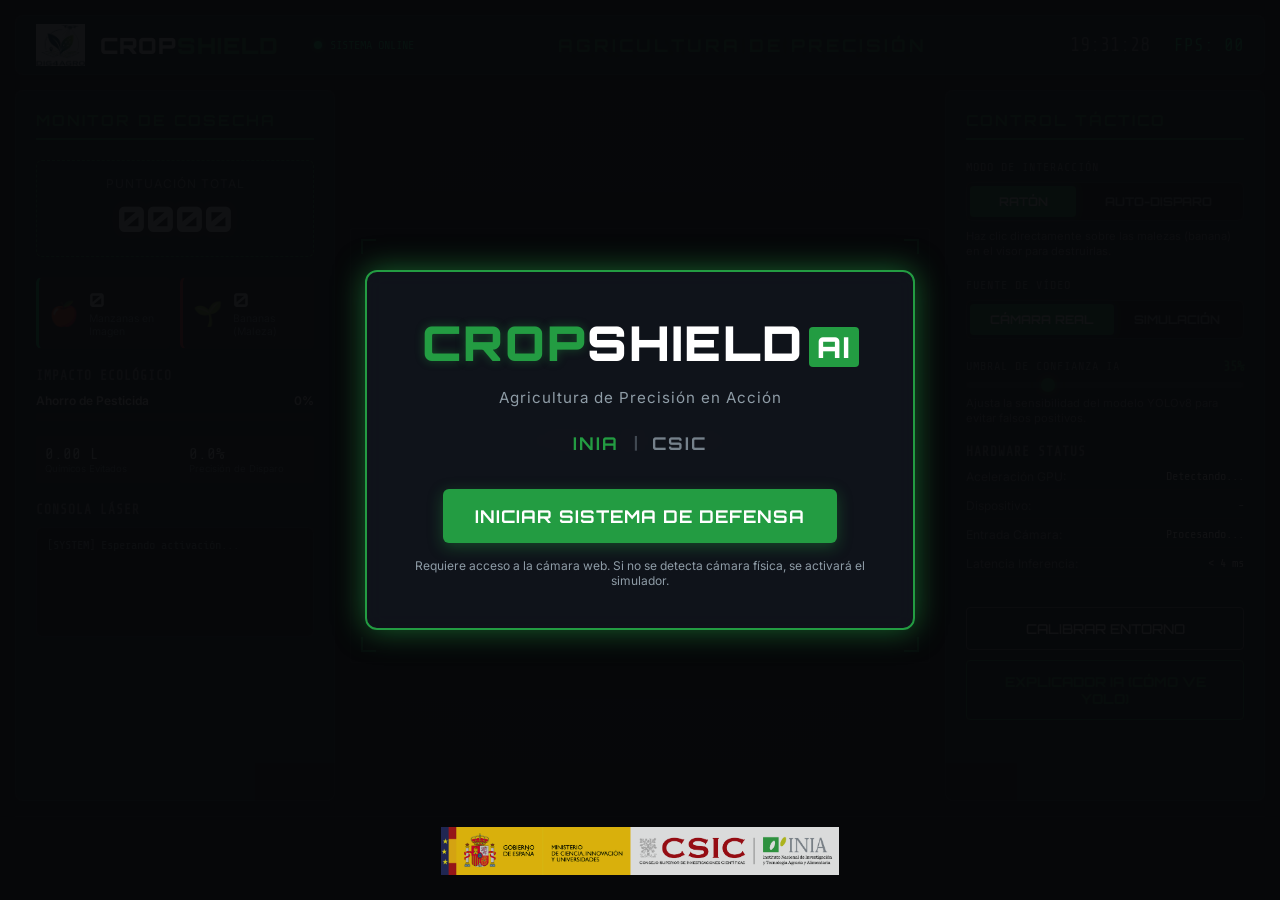
<file: static/index.html>
<!DOCTYPE html>
<html lang="es">
<head>
    <meta charset="UTF-8">
    <meta name="viewport" content="width=device-width, initial-scale=1.0">
    <title>CropShield AI - Defensor de Cultivos</title>
    <!-- Fuentes premium de Google Fonts -->
    <link rel="preconnect" href="https://fonts.googleapis.com">
    <link rel="preconnect" href="https://fonts.gstatic.com" crossorigin>
    <link href="https://fonts.googleapis.com/css2?family=Orbitron:wght@400;500;700;900&family=Share+Tech+Mono&family=Inter:wght@300;400;600;700&display=swap" rel="stylesheet">
    <link rel="stylesheet" href="/static/style.css">
</head>
<body class="theme-inia">
    <!-- Pantalla de Bienvenida / Activación de Audio -->
    <div id="start-screen" class="overlay">
        <div class="welcome-box">
            <div class="logo-container">
                <span class="logo-accent">CROP</span><span class="logo-main">SHIELD</span><span class="logo-ai">AI</span>
            </div>
            <p class="subtitle">Agricultura de Precisión en Acción</p>
            <div class="logos-institution">
                <span class="inst-tag inia">INIA</span>
                <span class="inst-separator">|</span>
                <span class="inst-tag csic">CSIC</span>
            </div>
            <button id="btn-start" class="btn-primary">INICIAR SISTEMA DE DEFENSA</button>
            <p class="disclaimer">Requiere acceso a la cámara web. Si no se detecta cámara física, se activará el simulador.</p>
        </div>
        <!-- Pie de página de la pantalla de inicio con logo obligatorio -->
        <footer class="overlay-footer">
            <img src="/static/assets/imgs/min_csic_inia_logo.png" alt="Logotipos Institucionales" class="footer-logo">
        </footer>
    </div>

    <!-- HUD Principal de Cabina Dron / Robótica -->
    <div class="hud-container">
        <!-- Cabecera HUD -->
        <header class="hud-header">
            <div class="header-left">
                <img src="/static/assets/imgs/DIG4AGRO_logo.svg" alt="DIG4AGRO Logo" class="header-brand-logo">
                <div class="logo-small">CROP<span>SHIELD</span></div>
                <div class="status-indicator">
                    <span class="pulse-dot"></span>
                    <span class="status-text">SISTEMA ONLINE</span>
                </div>
            </div>
            
            <div class="header-center">
                <div class="title-showcase">AGRICULTURA DE PRECISIÓN</div>
            </div>

            <div class="header-right">
                <div class="time-display" id="time-display">00:00:00</div>
                <div class="fps-display">FPS: <span id="val-fps">00</span></div>
            </div>
        </header>

        <!-- Contenido HUD: Tres Columnas -->
        <div class="hud-body">
            <!-- Columna Izquierda: Estadísticas de Rendimiento Agrícola -->
            <section class="hud-panel left-panel">
                <h2 class="panel-title">MONITOR DE COSECHA</h2>
                
                <div class="score-card">
                    <div class="card-label">PUNTUACIÓN TOTAL</div>
                    <div class="card-value" id="score-val">0000</div>
                </div>

                <div class="stats-grid">
                    <div class="stat-box crop-box">
                        <div class="stat-icon">🍎</div>
                        <div class="stat-content">
                            <span class="stat-value" id="stats-crops">0</span>
                            <span class="stat-label">Manzanas en Imagen</span>
                        </div>
                    </div>
                    <div class="stat-box weed-box">
                        <div class="stat-icon">🌱</div>
                        <div class="stat-content">
                            <span class="stat-value" id="stats-weeds">0</span>
                            <span class="stat-label">Bananas (Maleza)</span>
                        </div>
                    </div>
                </div>

                <!-- Panel de impacto ecológico -->
                <div class="panel-section eco-section">
                    <h3 class="section-title">IMPACTO ECOLÓGICO</h3>
                    <div class="progress-container">
                        <div class="progress-labels">
                            <span>Ahorro de Pesticida</span>
                            <span id="eco-saved-pct">0%</span>
                        </div>
                        <div class="progress-bar">
                            <div class="progress-fill" id="eco-fill" style="width: 0%;"></div>
                        </div>
                    </div>
                    <div class="eco-metrics">
                        <div class="eco-metric">
                            <span class="metric-val" id="eco-liters">0.00 L</span>
                            <span class="metric-label">Químicos Evitados</span>
                        </div>
                        <div class="eco-metric">
                            <span class="metric-val" id="eco-efficiency">0.0%</span>
                            <span class="metric-label">Precisión de Disparo</span>
                        </div>
                    </div>
                </div>

                <!-- Consola del sistema -->
                <div class="panel-section console-section">
                    <h3 class="section-title">CONSOLA LÁSER</h3>
                    <div class="log-container" id="log-console">
                        <div class="log-entry system">[SYSTEM] Esperando activación...</div>
                    </div>
                </div>
            </section>

            <!-- Columna Central: Viewport de Cámara / Láser -->
            <main class="viewport-panel">
                <!-- Marco táctico del visor -->
                <div class="tactical-frame">
                    <div class="corner tl"></div>
                    <div class="corner tr"></div>
                    <div class="corner bl"></div>
                    <div class="corner br"></div>
                    
                    <!-- Mira central para el modo auto-disparo -->
                    <div class="center-crosshair" id="auto-crosshair">
                        <div class="crosshair-ring"></div>
                        <div class="crosshair-dot"></div>
                        <div class="lock-timer" id="lock-timer" style="width: 0%;"></div>
                    </div>

                    <!-- Canvas Principal para renderizar frames y cajas de YOLO -->
                    <canvas id="canvas-stream" width="640" height="480"></canvas>
                </div>
            </main>

            <!-- Columna Derecha: Panel de Configuración -->
            <section class="hud-panel right-panel">
                <h2 class="panel-title">CONTROL TÁCTICO</h2>

                <!-- Selector de Modo de Disparo -->
                <div class="control-group">
                    <label class="control-label">MODO DE INTERACCIÓN</label>
                    <div class="toggle-container">
                        <button id="btn-mode-mouse" class="toggle-btn active">RATÓN</button>
                        <button id="btn-mode-auto" class="toggle-btn">AUTO-DISPARO</button>
                    </div>
                    <p class="group-desc" id="desc-mode">Haz clic directamente sobre las malezas (banana) en el visor para destruirlas.</p>
                </div>

                <!-- Selector de Cámara (Cámara Web vs Simulación) -->
                <div class="control-group">
                    <label class="control-label">FUENTE DE VÍDEO</label>
                    <div class="toggle-container">
                        <button id="btn-feed-camera" class="toggle-btn active">CÁMARA REAL</button>
                        <button id="btn-feed-sim" class="toggle-btn">SIMULACIÓN</button>
                    </div>
                </div>

                <!-- Ajuste de Umbral de Confianza YOLO -->
                <div class="control-group">
                    <div class="slider-header">
                        <label class="control-label">UMBRAL DE CONFIANZA IA</label>
                        <span class="slider-value" id="val-conf">35%</span>
                    </div>
                    <input type="range" id="slider-conf" min="15" max="85" value="35" class="slider">
                    <p class="group-desc">Ajusta la sensibilidad del modelo YOLOv8 para evitar falsos positivos.</p>
                </div>

                <!-- Hardware Status -->
                <div class="panel-section hardware-section">
                    <h3 class="section-title">HARDWARE STATUS</h3>
                    <ul class="hw-list">
                        <li>
                            <span class="hw-label">Aceleración GPU:</span>
                            <span class="hw-value" id="hw-gpu">Detectando...</span>
                        </li>
                        <li>
                            <span class="hw-label">Dispositivo:</span>
                            <span class="hw-value truncate" id="hw-gpu-name">-</span>
                        </li>
                        <li>
                            <span class="hw-label">Entrada Cámara:</span>
                            <span class="hw-value" id="hw-cam">Procesando...</span>
                        </li>
                        <li>
                            <span class="hw-label">Latencia Inferencia:</span>
                            <span class="hw-value" id="hw-latency">< 4 ms</span>
                        </li>
                    </ul>
                </div>

                <!-- Botones de Acción -->
                <div class="action-buttons">
                    <button id="btn-calibration" class="btn-secondary">CALIBRAR ENTORNO</button>
                    <a href="/simulation" style="text-decoration: none; width: 100%; display: block;">
                        <button class="btn-secondary" style="border-color: var(--color-primary); color: var(--color-primary); background: var(--color-primary-alpha-05); font-weight: 750;">EXPLICADOR IA (CÓMO VE YOLO)</button>
                    </a>
                </div>
            </section>
        </div>

        <!-- Pie de página corporativo -->
        <footer class="hud-footer">
            <img src="/static/assets/imgs/min_csic_inia_logo.png" alt="Logotipos Institucionales" class="footer-logo">
        </footer>
    </div>
    
    <!-- Scripts del Motor de Juego y HUD -->
    <script src="/static/particles.js?v=1.1.0"></script>
    <script src="/static/game.js?v=1.1.0"></script>
    <script src="/static/app.js?v=1.1.0"></script>
</body>
</html>
</file>
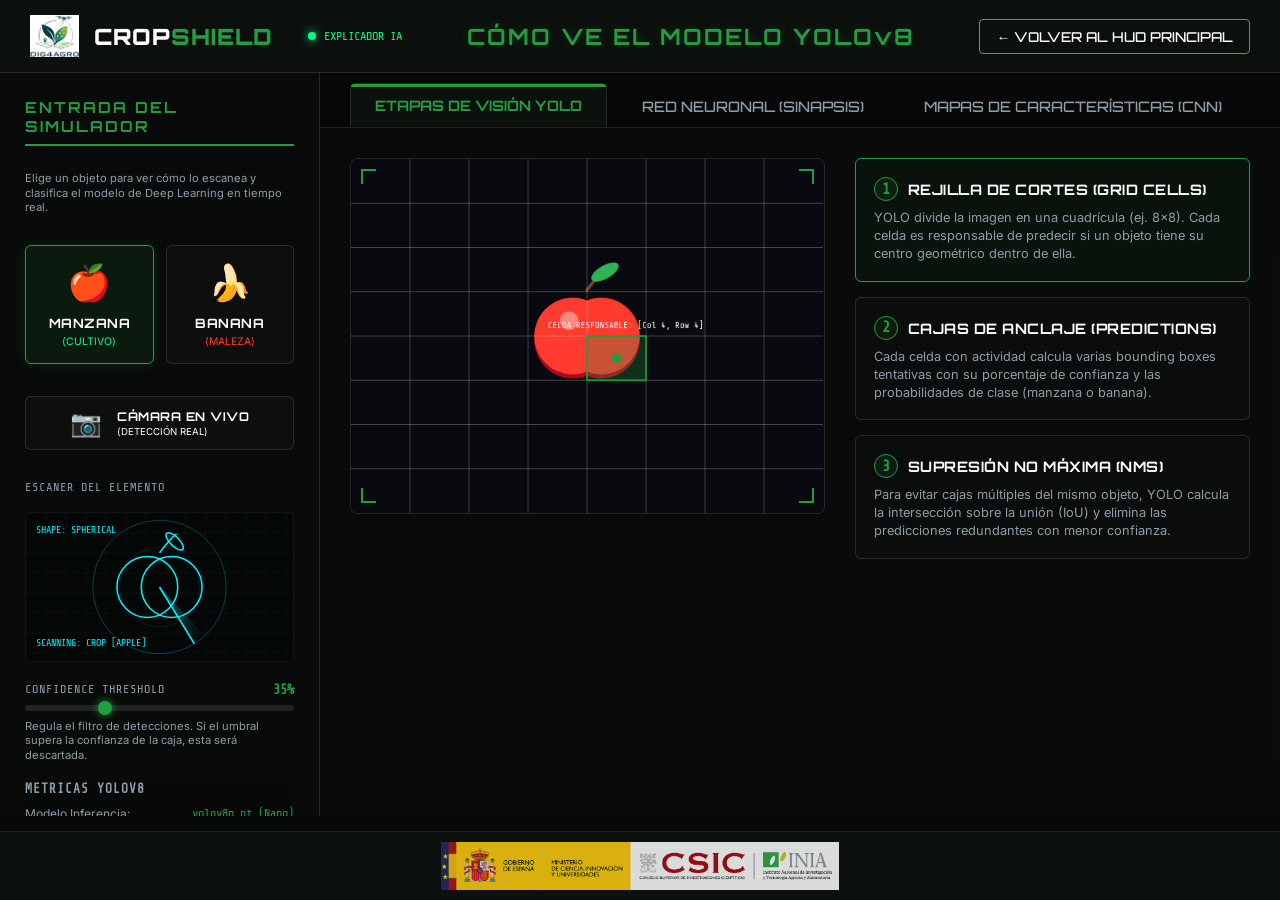
<file: static/simulation.html>
<!DOCTYPE html>
<html lang="es">
<head>
    <meta charset="UTF-8">
    <meta name="viewport" content="width=device-width, initial-scale=1.0">
    <title>CropShield AI - Explicador del Modelo YOLOv8</title>
    <!-- Fuentes de Google Fonts -->
    <link rel="preconnect" href="https://fonts.googleapis.com">
    <link rel="preconnect" href="https://fonts.gstatic.com" crossorigin>
    <link href="https://fonts.googleapis.com/css2?family=Orbitron:wght@400;500;700;900&family=Share+Tech+Mono&family=Inter:wght@300;400;600;700&display=swap" rel="stylesheet">
    <link rel="stylesheet" href="/static/style.css">
</head>
<body class="theme-inia">
    <div class="simulation-container">
        <!-- Cabecera de Simulación -->
        <header class="sim-header">
            <div class="header-brand">
                <img src="/static/assets/imgs/DIG4AGRO_logo.svg" alt="DIG4AGRO Logo" class="header-brand-logo" style="height: 42px;">
                <div class="logo-small">CROP<span>SHIELD</span></div>
                <div class="status-indicator">
                    <span class="pulse-dot"></span>
                    <span class="status-text">EXPLICADOR IA</span>
                </div>
            </div>
            <div class="header-center">
                <div class="title-showcase" style="font-size: 1.4rem; letter-spacing: 2px;">CÓMO VE EL MODELO YOLOv8</div>
            </div>
            <div class="header-right">
                <a href="/">
                    <button class="btn-back">← VOLVER AL HUD PRINCIPAL</button>
                </a>
            </div>
        </header>

        <!-- Cuerpo de Simulación -->
        <div class="sim-body">
            <!-- Barra Lateral Izquierda: Configuración de la Simulación -->
            <aside class="sim-sidebar">
                <h3 class="panel-title" style="margin-bottom: 5px;">ENTRADA DEL SIMULADOR</h3>
                <p class="group-desc">Elige un objeto para ver cómo lo escanea y clasifica el modelo de Deep Learning en tiempo real.</p>
                
                <!-- Selector de Elementos -->
                <div class="input-selector-grid">
                    <div class="input-option-card active" id="opt-apple" data-value="apple">
                        <span class="option-icon">🍎</span>
                        <span class="option-label">MANZANA</span>
                        <span class="option-sub" style="font-size: 0.65rem; color: var(--color-verde-neon); display: block; margin-top: 3px;">(CULTIVO)</span>
                    </div>
                    <div class="input-option-card" id="opt-banana" data-value="banana">
                        <span class="option-icon">🍌</span>
                        <span class="option-label">BANANA</span>
                        <span class="option-sub" style="font-size: 0.65rem; color: var(--color-rojo-neon); display: block; margin-top: 3px;">(MALEZA)</span>
                    </div>
                </div>
                <div style="margin-top: 12px;">
                    <div class="input-option-card" id="opt-camera" data-value="camera" style="display: flex; align-items: center; justify-content: center; gap: 15px; padding: 12px 15px;">
                        <span class="option-icon" style="font-size: 1.6rem; margin-bottom: 0; line-height: 1;">📷</span>
                        <div style="text-align: left;">
                            <span class="option-label" style="display: block; font-size: 0.75rem;">CÁMARA EN VIVO</span>
                            <span class="option-sub" style="font-size: 0.6rem; color: var(--color-cyan); display: block; margin-top: 2px;">(DETECCIÓN REAL)</span>
                        </div>
                    </div>
                </div>

                <!-- Escáner Holográfico del Objeto -->
                <div class="control-group" style="margin-top: 10px;">
                    <label class="control-label">ESCANER DEL ELEMENTO</label>
                    <div class="blueprint-display" id="blueprint-container">
                        <canvas id="canvas-blueprint"></canvas>
                    </div>
                </div>

                <!-- Control de Confianza YOLO -->
                <div class="control-group">
                    <div class="slider-header">
                        <label class="control-label">CONFIDENCE THRESHOLD</label>
                        <span class="slider-value" id="sim-val-conf">35%</span>
                    </div>
                    <input type="range" id="sim-slider-conf" min="15" max="85" value="35" class="slider">
                    <p class="group-desc">Regula el filtro de detecciones. Si el umbral supera la confianza de la caja, esta será descartada.</p>
                </div>

                <!-- Estado del Servidor e Inferencia -->
                <div class="panel-section hardware-section" style="margin-top: auto; background: rgba(0,0,0,0.2);">
                    <h3 class="section-title">METRICAS YOLOv8</h3>
                    <ul class="hw-list" style="font-size: 0.75rem;">
                        <li>
                            <span class="hw-label">Modelo Inferencia:</span>
                            <span class="hw-value" style="color: var(--color-primary);">yolov8n.pt (Nano)</span>
                        </li>
                        <li>
                            <span class="hw-label">Backend Hardware:</span>
                            <span class="hw-value" id="sim-gpu-status">GPU (CUDA)</span>
                        </li>
                        <li>
                            <span class="hw-label">Latencia Inferencia:</span>
                            <span class="hw-value" style="color: var(--color-verde-neon);">2.8 ms</span>
                        </li>
                        <li>
                            <span class="hw-label">FPS Visualizador:</span>
                            <span class="hw-value" id="sim-fps-val">60</span>
                        </li>
                    </ul>
                </div>
            </aside>

            <!-- Área Principal de Visualización -->
            <main class="tab-container">
                <!-- Navegador de Pestañas -->
                <nav class="tab-nav">
                    <button class="tab-btn active" data-target="tab-yolo-pipeline">ETAPAS DE VISIÓN YOLO</button>
                    <button class="tab-btn" data-target="tab-network-flow">RED NEURONAL (SINAPSIS)</button>
                    <button class="tab-btn" data-target="tab-feature-maps">MAPAS DE CARACTERÍSTICAS (CNN)</button>
                </nav>

                <!-- Contenido de las Pestañas -->
                <div class="tab-content-area">
                    
                    <!-- Pestaña 1: Etapas de Visión YOLO (Grid, Bbox, NMS) -->
                    <div class="tab-pane active" id="tab-yolo-pipeline">
                        <div class="yolo-pipeline-grid">
                            <!-- Visualizador del Canvas principal -->
                            <div class="yolo-viewer-panel">
                                <div class="corner tl"></div><div class="corner tr"></div><div class="corner bl"></div><div class="corner br"></div>
                                <canvas id="canvas-yolo-pipeline" class="yolo-viewer-canvas" width="600" height="450"></canvas>
                            </div>
                            
                            <!-- Pasos del Pipeline -->
                            <div class="pipeline-stepper">
                                <div class="step-card active" data-step="0">
                                    <div class="step-card-header">
                                        <span class="step-number">1</span>
                                        <h4 class="step-title">REJILLA DE CORTES (GRID CELLS)</h4>
                                    </div>
                                    <p class="step-desc">YOLO divide la imagen en una cuadrícula (ej. 8x8). Cada celda es responsable de predecir si un objeto tiene su centro geométrico dentro de ella.</p>
                                </div>
                                
                                <div class="step-card" data-step="1">
                                    <div class="step-card-header">
                                        <span class="step-number">2</span>
                                        <h4 class="step-title">CAJAS DE ANCLAJE (PREDICTIONS)</h4>
                                    </div>
                                    <p class="step-desc">Cada celda con actividad calcula varias bounding boxes tentativas con su porcentaje de confianza y las probabilidades de clase (manzana o banana).</p>
                                </div>
                                
                                <div class="step-card" data-step="2">
                                    <div class="step-card-header">
                                        <span class="step-number">3</span>
                                        <h4 class="step-title">SUPRESIÓN NO MÁXIMA (NMS)</h4>
                                    </div>
                                    <p class="step-desc">Para evitar cajas múltiples del mismo objeto, YOLO calcula la intersección sobre la unión (IoU) y elimina las predicciones redundantes con menor confianza.</p>
                                </div>
                            </div>
                        </div>
                    </div>

                    <!-- Pestaña 2: Flujo de la Red Neuronal (Synapses particles) -->
                    <div class="tab-pane" id="tab-network-flow">
                        <div class="network-canvas-container">
                            <div class="corner tl"></div><div class="corner tr"></div><div class="corner bl"></div><div class="corner br"></div>
                            <canvas id="canvas-network"></canvas>
                            <div class="network-legend">
                                <div class="legend-item"><span class="legend-dot input"></span> Atributos Físicos (Entrada)</div>
                                <div class="legend-item"><span class="legend-dot hidden"></span> Filtros Intermedios (Ocultos)</div>
                                <div class="legend-item"><span class="legend-dot crop"></span> Cultivo (Manzana)</div>
                                <div class="legend-item"><span class="legend-dot weed"></span> Maleza (Banana)</div>
                            </div>
                        </div>
                    </div>

                    <!-- Pestaña 3: Mapas de Características (Convolutional filters) -->
                    <div class="tab-pane" id="tab-feature-maps">
                        <div class="feature-maps-grid">
                            <!-- Visualizador ampliado del mapa de características -->
                            <div class="yolo-viewer-panel" style="aspect-ratio: 1/1; max-height: 450px;">
                                <div class="corner tl"></div><div class="corner tr"></div><div class="corner bl"></div><div class="corner br"></div>
                                <canvas id="canvas-feature-zoom" class="yolo-viewer-canvas" width="450" height="450"></canvas>
                            </div>
                            
                            <div class="feature-cards-container">
                                <!-- Capas Tempranas -->
                                <div class="feature-map-card active" id="fcard-sobel-v" data-map="sobel-v">
                                    <div class="feature-map-canvas-wrapper">
                                        <canvas class="feature-map-canvas" id="canvas-fmap-sobel-v" width="100" height="100"></canvas>
                                    </div>
                                    <div class="feature-info">
                                        <span class="step-number" style="font-size: 0.65rem; padding: 2px 6px; float: right; background: rgba(0, 243, 255, 0.15); color: var(--color-cyan);">TEMPRANA</span>
                                        <h4>BORDES VERTICALES (SOBEL-V)</h4>
                                        <p>Detecta contornos alineados verticalmente. Útil en las primeras etapas de convolución para perfilar siluetas y tallos verticales.</p>
                                    </div>
                                </div>
                                
                                <div class="feature-map-card" id="fcard-sobel-h" data-map="sobel-h">
                                    <div class="feature-map-canvas-wrapper">
                                        <canvas class="feature-map-canvas" id="canvas-fmap-sobel-h" width="100" height="100"></canvas>
                                    </div>
                                    <div class="feature-info">
                                        <span class="step-number" style="font-size: 0.65rem; padding: 2px 6px; float: right; background: rgba(0, 243, 255, 0.15); color: var(--color-cyan);">TEMPRANA</span>
                                        <h4>BORDES HORIZONTALES (SOBEL-H)</h4>
                                        <p>Filtra y resalta bordes horizontales. Ayuda a discriminar los límites de parcelas y las líneas horizontales del suelo.</p>
                                    </div>
                                </div>

                                <div class="feature-map-card" id="fcard-diagonal" data-map="diagonal">
                                    <div class="feature-map-canvas-wrapper">
                                        <canvas class="feature-map-canvas" id="canvas-fmap-diagonal" width="100" height="100"></canvas>
                                    </div>
                                    <div class="feature-info">
                                        <span class="step-number" style="font-size: 0.65rem; padding: 2px 6px; float: right; background: rgba(0, 243, 255, 0.15); color: var(--color-cyan);">TEMPRANA</span>
                                        <h4>ORIENTACIÓN DIAGONAL (45°)</h4>
                                        <p>Extrae texturas y límites con inclinación de 45°. Crucial para identificar hojas de malezas que crecen en direcciones aleatorias.</p>
                                    </div>
                                </div>

                                <div class="feature-map-card" id="fcard-laplacian" data-map="laplacian">
                                    <div class="feature-map-canvas-wrapper">
                                        <canvas class="feature-map-canvas" id="canvas-fmap-laplacian" width="100" height="100"></canvas>
                                    </div>
                                    <div class="feature-info">
                                        <span class="step-number" style="font-size: 0.65rem; padding: 2px 6px; float: right; background: rgba(0, 243, 255, 0.15); color: var(--color-cyan);">TEMPRANA</span>
                                        <h4>ESQUINAS Y VÉRTICES (LAPLACIANO)</h4>
                                        <p>Aísla puntos, esquinas cerradas e intersecciones de hojas. Captura detalles geométricos muy finos de alta frecuencia espacial.</p>
                                    </div>
                                </div>

                                <!-- Capas Intermedias -->
                                <div class="feature-map-card" id="fcard-color-red" data-map="color-red">
                                    <div class="feature-map-canvas-wrapper">
                                        <canvas class="feature-map-canvas" id="canvas-fmap-color-red" width="100" height="100"></canvas>
                                    </div>
                                    <div class="feature-info">
                                        <span class="step-number" style="font-size: 0.65rem; padding: 2px 6px; float: right; background: rgba(35, 156, 66, 0.2); color: var(--color-primary);">INTERMEDIA</span>
                                        <h4>ESPECTRO ROJO (CULTIVO)</h4>
                                        <p>Filtro que reacciona con la crominancia roja de los frutos (manzanas). Ignora el fondo verde y el suelo de cultivo.</p>
                                    </div>
                                </div>

                                <div class="feature-map-card" id="fcard-color-greenyellow" data-map="color-greenyellow">
                                    <div class="feature-map-canvas-wrapper">
                                        <canvas class="feature-map-canvas" id="canvas-fmap-color-greenyellow" width="100" height="100"></canvas>
                                    </div>
                                    <div class="feature-info">
                                        <span class="step-number" style="font-size: 0.65rem; padding: 2px 6px; float: right; background: rgba(35, 156, 66, 0.2); color: var(--color-primary);">INTERMEDIA</span>
                                        <h4>ESPECTRO AMARILLO/VERDE (MALEZA)</h4>
                                        <p>Reacciona con tonos verde-amarillentos de alta saturación característicos de las hojas de malezas invasoras.</p>
                                    </div>
                                </div>

                                <div class="feature-map-card" id="fcard-texture" data-map="texture">
                                    <div class="feature-map-canvas-wrapper">
                                        <canvas class="feature-map-canvas" id="canvas-fmap-texture" width="100" height="100"></canvas>
                                    </div>
                                    <div class="feature-info">
                                        <span class="step-number" style="font-size: 0.65rem; padding: 2px 6px; float: right; background: rgba(35, 156, 66, 0.2); color: var(--color-primary);">INTERMEDIA</span>
                                        <h4>TEXTURA DE FOLLAJE Y RUGOSIDAD</h4>
                                        <p>Filtro de paso alto que aísla patrones de textura fina (como la rugosidad de las hojas y la tierra), ignorando zonas homogéneas.</p>
                                    </div>
                                </div>

                                <!-- Capas Profundas -->
                                <div class="feature-map-card" id="fcard-shape-circle" data-map="shape-circle">
                                    <div class="feature-map-canvas-wrapper">
                                        <canvas class="feature-map-canvas" id="canvas-fmap-shape-circle" width="100" height="100"></canvas>
                                    </div>
                                    <div class="feature-info">
                                        <span class="step-number" style="font-size: 0.65rem; padding: 2px 6px; float: right; background: rgba(255, 59, 48, 0.15); color: var(--color-rojo-neon);">PROFUNDA</span>
                                        <h4>PATRÓN DE SILUETA CIRCULAR</h4>
                                        <p>Capa profunda abstracta que se activa intensamente ante contornos esféricos, identificando frutos redondos listos para la cosecha.</p>
                                    </div>
                                </div>

                                <div class="feature-map-card" id="fcard-shape-elong" data-map="shape-elong">
                                    <div class="feature-map-canvas-wrapper">
                                        <canvas class="feature-map-canvas" id="canvas-fmap-shape-elong" width="100" height="100"></canvas>
                                    </div>
                                    <div class="feature-info">
                                        <span class="step-number" style="font-size: 0.65rem; padding: 2px 6px; float: right; background: rgba(255, 59, 48, 0.15); color: var(--color-rojo-neon);">PROFUNDA</span>
                                        <h4>PATRÓN DE SILUETA ALARGADA</h4>
                                        <p>Capa profunda abstracta que busca patrones alargados, angulosos e irregulares característicos de hierbas parasitarias.</p>
                                    </div>
                                </div>

                                <div class="feature-map-card" id="fcard-heatmap" data-map="heatmap">
                                    <div class="feature-map-canvas-wrapper">
                                        <canvas class="feature-map-canvas" id="canvas-fmap-heatmap" width="100" height="100"></canvas>
                                    </div>
                                    <div class="feature-info">
                                        <span class="step-number" style="font-size: 0.65rem; padding: 2px 6px; float: right; background: rgba(255, 59, 48, 0.15); color: var(--color-rojo-neon);">RESOLUCIÓN</span>
                                        <h4>ATENCIÓN FINAL (HEATMAP / GRAD-CAM)</h4>
                                        <p>Visualiza las zonas de mayor ponderación neuronal en las que la red enfoca su atención lógica antes de dar la predicción y fijar el láser.</p>
                                    </div>
                                </div>
                            </div>
                        </div>
                    </div>

                </div>
            </main>
        </div>

        <!-- Pie de página institucional -->
        <footer class="hud-footer" style="background: rgba(14, 18, 15, 0.9);">
            <img src="/static/assets/imgs/min_csic_inia_logo.png" alt="Logotipos Institucionales" class="footer-logo">
        </footer>
    </div>

    <!-- Script del Visualizador y Simulador de YOLO -->
    <script>
        document.addEventListener('DOMContentLoaded', () => {
            // Variables globales del simulador
            let activeInput = 'apple'; // 'apple', 'banana' o 'camera'
            let confidenceThreshold = 0.35;
            let activeTab = 'tab-yolo-pipeline';
            let activeStep = 0; // Para el pipeline
            let activeFeatureMap = 'sobel-v'; // Para los mapas de características (por defecto Sobel-V)
            
            // Colores del tema actual
            const themeColors = {
                primary: getComputedStyle(document.body).getPropertyValue('--color-primary').trim() || '#239C42',
                verde: '#00ff88',
                rojo: '#ff3b30',
                cyan: '#00f3ff',
                dim: '#8e9ca6',
                bg: '#070908'
            };

            // Conectividad WebSocket para la cámara real/simulada
            let ws = null;
            let currentCameraFrame = null;
            let currentDetections = [];
            
            function connectWebSocket() {
                try {
                    let wsUrl;
                    if (window.location.protocol === 'file:') {
                        wsUrl = 'ws://127.0.0.1:8000/ws';
                        console.log("[Explicador] Protocolo file:// detectado. Usando fallback local ws://127.0.0.1:8000/ws");
                    } else {
                        const protocol = window.location.protocol === 'https:' ? 'wss:' : 'ws:';
                        wsUrl = `${protocol}//${window.location.host}/ws`;
                    }
                    
                    console.log(`[Explicador] Conectando WebSocket en ${wsUrl}...`);
                    ws = new WebSocket(wsUrl);
                    
                    ws.onopen = () => {
                        console.log("[Explicador] WebSocket conectado.");
                        sendConfig();
                    };
                    
                    ws.onmessage = (event) => {
                        try {
                            const payload = JSON.parse(event.data);
                            if (payload.image) {
                                if (!currentCameraFrame) {
                                    currentCameraFrame = new Image();
                                }
                                currentCameraFrame.src = payload.image;
                            }
                            if (payload.detections !== undefined) {
                                currentDetections = Array.isArray(payload.detections) ? payload.detections : [];
                            }
                        } catch (e) {
                            console.error("[Explicador] Error decodificando payload:", e);
                        }
                    };
                    
                    ws.onclose = () => {
                        console.warn("[Explicador] WebSocket cerrado. Reconectando en 3s...");
                        setTimeout(connectWebSocket, 3000);
                    };
                    
                    ws.onerror = (err) => {
                        console.error("[Explicador] Error en WebSocket:", err);
                    };
                } catch (e) {
                    console.error("[Explicador] Error al inicializar WebSocket:", e);
                    setTimeout(connectWebSocket, 5000);
                }
            }
            
            function sendConfig() {
                try {
                    if (!ws || ws.readyState !== WebSocket.OPEN) return;
                    ws.send(JSON.stringify({
                        "conf_threshold": confidenceThreshold,
                        "simulate": false
                    }));
                } catch (e) {
                    console.error("[Explicador] Error enviando configuración:", e);
                }
            }
            
            connectWebSocket();

            // Audio Context y síntesis
            let audioCtx = null;
            function initAudio() {
                try {
                    if (!audioCtx) {
                        audioCtx = new (window.AudioContext || window.webkitAudioContext)();
                    }
                } catch (e) {
                    console.warn("[Explicador] AudioContext no iniciado o no soportado:", e);
                }
            }

            function playClickSound() {
                if (!audioCtx) return;
                try {
                    const osc = audioCtx.createOscillator();
                    const gain = audioCtx.createGain();
                    osc.type = 'sine';
                    osc.frequency.setValueAtTime(600, audioCtx.currentTime);
                    osc.frequency.exponentialRampToValueAtTime(300, audioCtx.currentTime + 0.05);
                    gain.gain.setValueAtTime(0.1, audioCtx.currentTime);
                    gain.gain.exponentialRampToValueAtTime(0.01, audioCtx.currentTime + 0.05);
                    osc.connect(gain);
                    gain.connect(audioCtx.destination);
                    osc.start();
                    osc.stop(audioCtx.currentTime + 0.05);
                } catch (e) {
                    console.warn("[Explicador] Error reproduciendo sonido de clic:", e);
                }
            }

            // Inicializar Audio al interactuar con cualquier botón
            document.addEventListener('click', () => {
                initAudio();
            }, { once: true });

            // Configuración del Selector de Entrada
            const optApple = document.getElementById('opt-apple');
            const optBanana = document.getElementById('opt-banana');
            const optCamera = document.getElementById('opt-camera');

            function setInputObject(obj) {
                if (activeInput === obj) return;
                activeInput = obj;
                
                optApple.classList.remove('active');
                optBanana.classList.remove('active');
                optCamera.classList.remove('active');
                
                if (obj === 'apple') {
                    optApple.classList.add('active');
                } else if (obj === 'banana') {
                    optBanana.classList.add('active');
                } else if (obj === 'camera') {
                    optCamera.classList.add('active');
                }
                
                playClickSound();
                resetSimulations();
            }

            optApple.addEventListener('click', () => setInputObject('apple'));
            optBanana.addEventListener('click', () => setInputObject('banana'));
            optCamera.addEventListener('click', () => setInputObject('camera'));

            // Slider de Confianza
            const sliderConf = document.getElementById('sim-slider-conf');
            const valConf = document.getElementById('sim-val-conf');
            sliderConf.addEventListener('input', (e) => {
                confidenceThreshold = e.target.value / 100;
                valConf.innerText = `${e.target.value}%`;
                sendConfig();
            });

            // Control de Pestañas (Tabs)
            const tabButtons = document.querySelectorAll('.tab-btn');
            const tabPanes = document.querySelectorAll('.tab-pane');

            tabButtons.forEach(btn => {
                btn.addEventListener('click', () => {
                    const target = btn.getAttribute('data-target');
                    tabButtons.forEach(b => b.classList.remove('active'));
                    tabPanes.forEach(p => p.classList.remove('active'));
                    
                    btn.classList.add('active');
                    document.getElementById(target).classList.add('active');
                    activeTab = target;
                    playClickSound();
                    
                    // Si pasamos a red neuronal, ajustamos el tamaño del canvas
                    if (target === 'tab-network-flow') {
                        resizeNetworkCanvas();
                    }
                });
            });

            // Control de Pasos del Pipeline de YOLO
            const stepCards = document.querySelectorAll('.step-card');
            stepCards.forEach((card, index) => {
                card.addEventListener('click', () => {
                    stepCards.forEach(c => c.classList.remove('active'));
                    card.classList.add('active');
                    activeStep = index;
                    playClickSound();
                });
            });

            // Control de selección de mapa de características
            const featureCards = document.querySelectorAll('.feature-map-card');
            featureCards.forEach(card => {
                card.addEventListener('click', () => {
                    featureCards.forEach(c => c.classList.remove('active'));
                    card.classList.add('active');
                    activeFeatureMap = card.getAttribute('data-map');
                    playClickSound();
                });
            });

            // ---------------------------------------------------------
            // RENDERIZADO DENTRO DE LOS DIVERSOS CANVAS
            // ---------------------------------------------------------

            // Elementos y Canvas
            const canvasBlueprint = document.getElementById('canvas-blueprint');
            const ctxBlueprint = canvasBlueprint.getContext('2d');
            
            const canvasYolo = document.getElementById('canvas-yolo-pipeline');
            const ctxYolo = canvasYolo.getContext('2d');

            const canvasNetwork = document.getElementById('canvas-network');
            const ctxNetwork = canvasNetwork.getContext('2d');

            const canvasFeatureZoom = document.getElementById('canvas-feature-zoom');
            const ctxFeatureZoom = canvasFeatureZoom.getContext('2d');

            // Los 10 canvases de mapas de características en miniatura
            const fmapCanvases = {
                'sobel-v': document.getElementById('canvas-fmap-sobel-v'),
                'sobel-h': document.getElementById('canvas-fmap-sobel-h'),
                'diagonal': document.getElementById('canvas-fmap-diagonal'),
                'laplacian': document.getElementById('canvas-fmap-laplacian'),
                'color-red': document.getElementById('canvas-fmap-color-red'),
                'color-greenyellow': document.getElementById('canvas-fmap-color-greenyellow'),
                'texture': document.getElementById('canvas-fmap-texture'),
                'shape-circle': document.getElementById('canvas-fmap-shape-circle'),
                'shape-elong': document.getElementById('canvas-fmap-shape-elong'),
                'heatmap': document.getElementById('canvas-fmap-heatmap')
            };

            const fmapContexts = {};
            for (const [key, canvas] of Object.entries(fmapCanvases)) {
                if (canvas) {
                    fmapContexts[key] = canvas.getContext('2d');
                }
            }

            // Ajustar el tamaño del Canvas Blueprint
            function resizeBlueprintCanvas() {
                canvasBlueprint.width = canvasBlueprint.parentElement.clientWidth;
                canvasBlueprint.height = canvasBlueprint.parentElement.clientHeight;
            }
            window.addEventListener('resize', resizeBlueprintCanvas);
            resizeBlueprintCanvas();

            // Ajustar tamaño del Canvas de Red Neuronal
            function resizeNetworkCanvas() {
                const parent = canvasNetwork.parentElement;
                canvasNetwork.width = parent.clientWidth;
                canvasNetwork.height = parent.clientHeight;
                initNetworkStructure();
            }
            window.addEventListener('resize', () => {
                if (activeTab === 'tab-network-flow') {
                    resizeNetworkCanvas();
                }
            });

            // Dibujador de objetos vectoriales (Manzana y Banana)
            function drawApple(ctx, x, y, r, wireframe = false) {
                ctx.save();
                if (wireframe) {
                    ctx.strokeStyle = '#00f3ff';
                    ctx.lineWidth = 1.5;
                    // Tallo
                    ctx.beginPath();
                    ctx.moveTo(x, y - r * 0.9);
                    ctx.quadraticCurveTo(x + r*0.3, y - r*1.3, x + r*0.45, y - r*1.4);
                    ctx.stroke();
                    // Hoja
                    ctx.beginPath();
                    ctx.ellipse(x + r*0.4, y - r*1.2, r*0.3, r*0.12, Math.PI / 4, 0, Math.PI * 2);
                    ctx.stroke();
                    // Cuerpo
                    ctx.beginPath();
                    ctx.arc(x - r*0.32, y, r*0.8, 0, Math.PI * 2);
                    ctx.stroke();
                    ctx.beginPath();
                    ctx.arc(x + r*0.32, y, r*0.8, 0, Math.PI * 2);
                    ctx.stroke();
                } else {
                    // Tallo
                    ctx.strokeStyle = '#7A431D';
                    ctx.lineWidth = 4;
                    ctx.lineCap = 'round';
                    ctx.beginPath();
                    ctx.moveTo(x, y - r * 0.9);
                    ctx.quadraticCurveTo(x + r*0.3, y - r*1.3, x + r*0.45, y - r*1.4);
                    ctx.stroke();
                    // Hoja
                    ctx.fillStyle = '#2fb35a';
                    ctx.beginPath();
                    ctx.ellipse(x + r*0.35, y - r*1.25, r*0.3, r*0.13, -Math.PI / 6, 0, Math.PI * 2);
                    ctx.fill();
                    // Sombra / Cuerpo
                    ctx.fillStyle = '#AF071F';
                    ctx.beginPath();
                    ctx.arc(x - r*0.28, y + r*0.08, r*0.75, 0, Math.PI*2);
                    ctx.arc(x + r*0.28, y + r*0.08, r*0.75, 0, Math.PI*2);
                    ctx.fill();
                    // Color principal (Rojo vivo)
                    ctx.fillStyle = '#ff3b30';
                    ctx.beginPath();
                    ctx.arc(x - r*0.28, y, r*0.75, 0, Math.PI*2);
                    ctx.arc(x + r*0.28, y, r*0.75, 0, Math.PI*2);
                    ctx.fill();
                    // Brillo
                    ctx.fillStyle = 'rgba(255,255,255,0.4)';
                    ctx.beginPath();
                    ctx.arc(x - r*0.35, y - r*0.3, r*0.18, 0, Math.PI*2);
                    ctx.fill();
                }
                ctx.restore();
            }

            function drawBanana(ctx, x, y, r, wireframe = false) {
                ctx.save();
                if (wireframe) {
                    ctx.strokeStyle = '#00f3ff';
                    ctx.lineWidth = 1.5;
                    ctx.beginPath();
                    // Curva de la banana
                    ctx.arc(x - r*0.5, y - r*0.5, r*1.35, -Math.PI/6, Math.PI*0.62, false);
                    ctx.stroke();
                    ctx.beginPath();
                    ctx.arc(x - r*0.4, y - r*0.3, r*1.2, -Math.PI/7, Math.PI*0.60, false);
                    ctx.stroke();
                } else {
                    // Cuerpo de la banana
                    ctx.fillStyle = '#ffcc00';
                    ctx.beginPath();
                    // Curva externa
                    ctx.arc(x - r*0.5, y - r*0.5, r*1.3, -Math.PI/6, Math.PI*0.63, false);
                    // Curva interna de retorno
                    ctx.arc(x - r*0.3, y - r*0.3, r*1.08, Math.PI*0.60, -Math.PI/8, true);
                    ctx.closePath();
                    ctx.fill();
                    
                    // Cuerpo central (brillante)
                    ctx.fillStyle = '#ffe033';
                    ctx.beginPath();
                    ctx.arc(x - r*0.5, y - r*0.5, r*1.25, -Math.PI/7, Math.PI*0.62, false);
                    ctx.arc(x - r*0.33, y - r*0.33, r*1.12, Math.PI*0.59, -Math.PI/9, true);
                    ctx.closePath();
                    ctx.fill();

                    // Punta oscura
                    ctx.fillStyle = '#4D3B00';
                    ctx.beginPath();
                    ctx.arc(x - r*0.5, y - r*0.5, r*1.3, -Math.PI/6, -Math.PI/8, false);
                    ctx.lineTo(x + r*0.65, y - r*1.1);
                    ctx.fill();

                    // Tallo de corte
                    ctx.fillStyle = '#7A6200';
                    ctx.beginPath();
                    ctx.arc(x - r*0.5, y - r*0.5, r*1.3, Math.PI*0.62, Math.PI*0.64, false);
                    ctx.lineTo(x - r*0.4, y + r*0.85);
                    ctx.fill();
                }
                ctx.restore();
            }

            // 1. ENGINE 1: ESCANER BLUEPRINT
            let blueprintAngle = 0;
            function runBlueprintScanner() {
                if (!ctxBlueprint) return;
                const w = canvasBlueprint.width;
                const h = canvasBlueprint.height;
                ctxBlueprint.clearRect(0, 0, w, h);

                // Cuadrícula futurista
                ctxBlueprint.strokeStyle = 'rgba(0, 243, 255, 0.05)';
                ctxBlueprint.lineWidth = 1;
                for (let x = 0; x < w; x += 20) {
                    ctxBlueprint.beginPath();
                    ctxBlueprint.moveTo(x, 0);
                    ctxBlueprint.lineTo(x, h);
                    ctxBlueprint.stroke();
                }
                for (let y = 0; y < h; y += 20) {
                    ctxBlueprint.beginPath();
                    ctxBlueprint.moveTo(0, y);
                    ctxBlueprint.lineTo(w, y);
                    ctxBlueprint.stroke();
                }

                // Círculos del radar
                const cx = w / 2;
                const cy = h / 2;
                const radarRadius = Math.min(w, h) * 0.45;
                ctxBlueprint.strokeStyle = 'rgba(0, 243, 255, 0.25)';
                ctxBlueprint.beginPath();
                ctxBlueprint.arc(cx, cy, radarRadius, 0, Math.PI * 2);
                ctxBlueprint.stroke();

                ctxBlueprint.strokeStyle = 'rgba(0, 243, 255, 0.1)';
                ctxBlueprint.beginPath();
                ctxBlueprint.arc(cx, cy, radarRadius * 0.6, 0, Math.PI * 2);
                ctxBlueprint.stroke();

                // Línea de barrido rotatorio
                blueprintAngle += 0.015;
                const lx = cx + Math.cos(blueprintAngle) * radarRadius;
                const ly = cy + Math.sin(blueprintAngle) * radarRadius;

                // Gradiente para el haz del radar
                ctxBlueprint.save();
                ctxBlueprint.beginPath();
                ctxBlueprint.moveTo(cx, cy);
                ctxBlueprint.arc(cx, cy, radarRadius, blueprintAngle - 0.2, blueprintAngle);
                ctxBlueprint.closePath();
                const scanGrad = ctxBlueprint.createRadialGradient(cx, cy, 10, cx, cy, radarRadius);
                scanGrad.addColorStop(0, 'rgba(0, 243, 255, 0.3)');
                scanGrad.addColorStop(1, 'rgba(0, 243, 255, 0)');
                ctxBlueprint.fillStyle = scanGrad;
                ctxBlueprint.fill();
                ctxBlueprint.restore();

                // Línea del haz principal
                ctxBlueprint.strokeStyle = '#00f3ff';
                ctxBlueprint.lineWidth = 1.5;
                ctxBlueprint.beginPath();
                ctxBlueprint.moveTo(cx, cy);
                ctxBlueprint.lineTo(lx, ly);
                ctxBlueprint.stroke();

                // Dibujar objeto en wireframe o stream de cámara
                if (activeInput === 'apple') {
                    drawApple(ctxBlueprint, cx, cy, 38, true);
                    ctxBlueprint.fillStyle = '#00f3ff';
                    ctxBlueprint.font = '10px Share Tech Mono';
                    ctxBlueprint.fillText("SCANNING: CROP [APPLE]", 10, h - 15);
                    ctxBlueprint.fillText("SHAPE: SPHERICAL", 10, 20);
                } else if (activeInput === 'banana') {
                    drawBanana(ctxBlueprint, cx, cy, 35, true);
                    ctxBlueprint.fillStyle = '#00f3ff';
                    ctxBlueprint.font = '10px Share Tech Mono';
                    ctxBlueprint.fillText("SCANNING: WEED [BANANA]", 10, h - 15);
                    ctxBlueprint.fillText("SHAPE: ELONGATED", 10, 20);
                } else if (activeInput === 'camera') {
                    if (currentCameraFrame && currentCameraFrame.complete && currentCameraFrame.naturalWidth > 0) {
                        ctxBlueprint.save();
                        try {
                            ctxBlueprint.drawImage(currentCameraFrame, 0, 0, w, h);
                        } catch (e) {
                            console.warn("[Explicador] Error dibujando frame en Blueprint:", e);
                        }
                        ctxBlueprint.fillStyle = 'rgba(0, 243, 255, 0.15)';
                        ctxBlueprint.fillRect(0, 0, w, h);
                        ctxBlueprint.restore();
                    } else {
                        ctxBlueprint.fillStyle = '#070908';
                        ctxBlueprint.fillRect(0, 0, w, h);
                        ctxBlueprint.fillStyle = '#A2AAAD';
                        ctxBlueprint.font = '10px Share Tech Mono';
                        ctxBlueprint.textAlign = 'center';
                        ctxBlueprint.fillText("ESPERANDO CÁMARA...", w / 2, h / 2);
                        ctxBlueprint.textAlign = 'left';
                    }
                    ctxBlueprint.fillStyle = '#00f3ff';
                    ctxBlueprint.font = '10px Share Tech Mono';
                    ctxBlueprint.fillText("SCANNING: LIVE VIDEO", 10, h - 15);
                    ctxBlueprint.fillText("MODE: DYNAMIC INF", 10, 20);
                }

                // Punto parpadeante
                if (Math.floor(Date.now() / 400) % 2 === 0) {
                    ctxBlueprint.fillStyle = '#ff3b30';
                    ctxBlueprint.beginPath();
                    ctxBlueprint.arc(w - 20, 20, 4, 0, Math.PI * 2);
                    ctxBlueprint.fill();
                    ctxBlueprint.fillStyle = 'rgba(255, 59, 48, 0.2)';
                    ctxBlueprint.beginPath();
                    ctxBlueprint.arc(w - 20, 20, 8, 0, Math.PI * 2);
                    ctxBlueprint.fill();
                }

                requestAnimationFrame(runBlueprintScanner);
            }
            runBlueprintScanner();

            // 2. ENGINE 2: PIPELINE DE ETAPAS DE YOLO
            let nmsStepTimer = 0;
            function renderYoloPipeline() {
                if (activeTab !== 'tab-yolo-pipeline' || !ctxYolo) return;
                const w = canvasYolo.width;
                const h = canvasYolo.height;
                ctxYolo.clearRect(0, 0, w, h);

                const objX = w / 2;
                const objY = h / 2;
                const objSize = 65;

                // Fondo u objeto
                if (activeInput === 'apple') {
                    ctxYolo.fillStyle = '#090a0f';
                    ctxYolo.fillRect(0, 0, w, h);
                    drawApple(ctxYolo, objX, objY, objSize, false);
                } else if (activeInput === 'banana') {
                    ctxYolo.fillStyle = '#090a0f';
                    ctxYolo.fillRect(0, 0, w, h);
                    drawBanana(ctxYolo, objX, objY, objSize, false);
                } else if (activeInput === 'camera') {
                    if (currentCameraFrame && currentCameraFrame.complete && currentCameraFrame.naturalWidth > 0) {
                        try {
                            ctxYolo.drawImage(currentCameraFrame, 0, 0, w, h);
                        } catch (e) {
                            console.warn("[Explicador] Error dibujando frame en YoloPipeline:", e);
                        }
                    } else {
                        ctxYolo.fillStyle = '#090a0f';
                        ctxYolo.fillRect(0, 0, w, h);
                        ctxYolo.fillStyle = '#ffffff';
                        ctxYolo.font = '14px Orbitron';
                        ctxYolo.textAlign = 'center';
                        ctxYolo.fillText("ESPERANDO SEÑAL DE CÁMARA...", w / 2, h / 2);
                        ctxYolo.textAlign = 'left';
                    }
                }

                // Dibujar según el paso activo
                if (activeStep === 0) {
                    const gridCount = 8;
                    const cellW = w / gridCount;
                    const cellH = h / gridCount;

                    ctxYolo.strokeStyle = 'rgba(255, 255, 255, 0.25)';
                    ctxYolo.lineWidth = 1;

                    for (let i = 1; i < gridCount; i++) {
                        ctxYolo.beginPath();
                        ctxYolo.moveTo(i * cellW, 0);
                        ctxYolo.lineTo(i * cellW, h);
                        ctxYolo.stroke();

                        ctxYolo.beginPath();
                        ctxYolo.moveTo(0, i * cellH);
                        ctxYolo.lineTo(w, i * cellH);
                        ctxYolo.stroke();
                    }

                    if (activeInput === 'camera' && Array.isArray(currentDetections)) {
                        currentDetections.forEach(det => {
                            if (!det || !det.box || det.box.length < 4) return;
                            const [x1, y1, x2, y2] = det.box;
                            const cx = (x1 + x2) / 2;
                            const cy = (y1 + y2) / 2;
                            const col = Math.floor(cx / (640 / gridCount));
                            const row = Math.floor(cy / (480 / gridCount));

                            if (col >= 0 && col < gridCount && row >= 0 && row < gridCount) {
                                ctxYolo.fillStyle = det.class === 'manzana' ? 'rgba(0, 255, 136, 0.25)' : 'rgba(255, 59, 48, 0.25)';
                                ctxYolo.fillRect(col * cellW, row * cellH, cellW, cellH);
                                ctxYolo.strokeStyle = det.class === 'manzana' ? themeColors.verde : themeColors.rojo;
                                ctxYolo.lineWidth = 2;
                                ctxYolo.strokeRect(col * cellW, row * cellH, cellW, cellH);

                                ctxYolo.beginPath();
                                ctxYolo.arc(col * cellW + cellW/2, row * cellH + cellH/2, 6, 0, Math.PI*2);
                                ctxYolo.fillStyle = det.class === 'manzana' ? themeColors.verde : themeColors.rojo;
                                ctxYolo.fill();
                            }
                        });
                    } else {
                        const targetCol = Math.floor(objX / cellW);
                        const targetRow = Math.floor(objY / cellH);

                        ctxYolo.fillStyle = 'rgba(35, 156, 66, 0.25)';
                        ctxYolo.fillRect(targetCol * cellW, targetRow * cellH, cellW, cellH);
                        ctxYolo.strokeStyle = themeColors.primary;
                        ctxYolo.lineWidth = 2;
                        ctxYolo.strokeRect(targetCol * cellW, targetRow * cellH, cellW, cellH);

                        ctxYolo.beginPath();
                        ctxYolo.arc(targetCol * cellW + cellW/2, targetRow * cellH + cellH/2, 6, 0, Math.PI*2);
                        ctxYolo.fillStyle = themeColors.primary;
                        ctxYolo.fill();

                        ctxYolo.fillStyle = '#ffffff';
                        ctxYolo.font = '11px Share Tech Mono';
                        ctxYolo.fillText(`CELDA RESPONSABLE: [Col ${targetCol}, Row ${targetRow}]`, targetCol * cellW - 50, targetRow * cellH - 10);
                    }
                }
                else if (activeStep === 1) {
                    const boxes = [];
                    if (activeInput === 'apple') {
                        boxes.push({ x1: objX - 85, y1: objY - 95, w: 170, h: 180, conf: 0.98, label: 'manzana', active: 0.98 >= confidenceThreshold });
                        boxes.push({ x1: objX - 40, y1: objY - 145, w: 90, h: 80, conf: 0.42, label: 'maleza', active: 0.42 >= confidenceThreshold });
                        boxes.push({ x1: objX + 35, y1: objY - 70, w: 70, h: 90, conf: 0.22, label: 'manzana', active: 0.22 >= confidenceThreshold });
                    } else if (activeInput === 'banana') {
                        boxes.push({ x1: objX - 95, y1: objY - 100, w: 190, h: 190, conf: 0.95, label: 'maleza', active: 0.95 >= confidenceThreshold });
                        boxes.push({ x1: objX - 140, y1: objY - 30, w: 80, h: 90, conf: 0.38, label: 'maleza', active: 0.38 >= confidenceThreshold });
                        boxes.push({ x1: objX - 30, y1: objY - 130, w: 90, h: 70, conf: 0.18, label: 'manzana', active: 0.18 >= confidenceThreshold });
                    } else if (activeInput === 'camera' && Array.isArray(currentDetections)) {
                        currentDetections.forEach(det => {
                            if (!det || !det.box || det.box.length < 4) return;
                            const [x1, y1, x2, y2] = det.box;
                            const sx1 = x1 * (w / 640);
                            const sy1 = y1 * (h / 480);
                            const sw = (x2 - x1) * (w / 640);
                            const sh = (y2 - y1) * (h / 480);

                            boxes.push({
                                x1: sx1, y1: sy1, w: sw, h: sh,
                                conf: det.confidence || 0,
                                label: det.class || 'objeto',
                                active: (det.confidence || 0) >= confidenceThreshold
                            });
                            // Simular anclaje duplicado antes del filtrado
                            boxes.push({
                                x1: sx1 - 12, y1: sy1 - 8, w: sw + 24, h: sh + 16,
                                conf: Math.max(0.1, (det.confidence || 0) - 0.15),
                                label: det.class || 'objeto',
                                active: ((det.confidence || 0) - 0.15) >= confidenceThreshold
                            });
                        });
                    }

                    boxes.forEach(box => {
                        if (box.active) {
                            const color = box.label === 'manzana' ? themeColors.verde : themeColors.rojo;
                            ctxYolo.strokeStyle = color;
                            ctxYolo.lineWidth = 2;
                            ctxYolo.strokeRect(box.x1, box.y1, box.w, box.h);

                            ctxYolo.fillStyle = color;
                            ctxYolo.fillRect(box.x1, box.y1 - 18, 120, 18);
                            ctxYolo.fillStyle = '#000000';
                            ctxYolo.font = '700 10px Orbitron';
                            ctxYolo.fillText(`${box.label.toUpperCase()} ${(box.conf * 100).toFixed(0)}%`, box.x1 + 5, box.y1 - 5);
                        } else {
                            ctxYolo.strokeStyle = 'rgba(162, 170, 173, 0.2)';
                            ctxYolo.setLineDash([5, 5]);
                            ctxYolo.lineWidth = 1;
                            ctxYolo.strokeRect(box.x1, box.y1, box.w, box.h);
                            ctxYolo.setLineDash([]);

                            ctxYolo.fillStyle = 'rgba(162, 170, 173, 0.4)';
                            ctxYolo.font = '9px Orbitron';
                            ctxYolo.fillText(`FILTRADA: ${(box.conf * 100).toFixed(0)}%`, box.x1 + 5, box.y1 - 5);
                        }
                    });
                }
                else if (activeStep === 2) {
                    nmsStepTimer += 0.02;
                    const fade = Math.max(0, 1 - (nmsStepTimer % 2.5) * 0.8);
                    
                    if (activeInput === 'camera' && Array.isArray(currentDetections)) {
                        currentDetections.forEach(det => {
                            if (!det || !det.box || det.box.length < 4) return;
                            const [x1, y1, x2, y2] = det.box;
                            const sx1 = x1 * (w / 640);
                            const sy1 = y1 * (h / 480);
                            const sw = (x2 - x1) * (w / 640);
                            const sh = (y2 - y1) * (h / 480);
                            const color = det.class === 'manzana' ? themeColors.verde : themeColors.rojo;

                            if ((det.confidence || 0) >= confidenceThreshold) {
                                // Final Box
                                ctxYolo.strokeStyle = color;
                                ctxYolo.lineWidth = 2.5;
                                ctxYolo.strokeRect(sx1, sy1, sw, sh);

                                ctxYolo.fillStyle = color;
                                ctxYolo.fillRect(sx1, sy1 - 18, 120, 18);
                                ctxYolo.fillStyle = '#000000';
                                ctxYolo.font = '700 10px Orbitron';
                                ctxYolo.fillText(`${(det.class || 'objeto').toUpperCase()} ${((det.confidence || 0) * 100).toFixed(0)}%`, sx1 + 5, sy1 - 5);

                                // Redundant box overlapping
                                ctxYolo.strokeStyle = `rgba(${det.class === 'manzana' ? '0,255,136' : '255,59,48'}, ${fade})`;
                                ctxYolo.lineWidth = 1.5;
                                ctxYolo.strokeRect(sx1 + 10, sy1 + 8, sw - 15, sh - 10);

                                ctxYolo.fillStyle = `rgba(${det.class === 'manzana' ? '0,255,136' : '255,59,48'}, ${fade})`;
                                ctxYolo.fillRect(sx1 + 10, sy1 + 8 - 18, 120, 18);
                                ctxYolo.fillStyle = `rgba(0,0,0, ${fade})`;
                                ctxYolo.font = '700 10px Orbitron';
                                ctxYolo.fillText(`SOLAPE ${((det.confidence || 0) * 0.9 * 100).toFixed(0)}%`, sx1 + 15, sy1 + 8 - 5);
                            }
                        });

                        if (currentDetections.length > 0) {
                            ctxYolo.fillStyle = '#00f3ff';
                            ctxYolo.font = '11px Share Tech Mono';
                            ctxYolo.fillText("SUPRIMIENDO PREDICCIONES REDUNDANTES POR NMS...", 15, h - 20);
                        }
                    } else {
                        const isApple = activeInput === 'apple';
                        const mainConf = isApple ? 0.98 : 0.95;
                        const secConf = isApple ? 0.86 : 0.81;
                        const label = isApple ? 'manzana' : 'maleza';
                        const color = label === 'manzana' ? themeColors.verde : themeColors.rojo;

                        const mainBox = { x1: objX - 85, y1: objY - 95, w: 170, h: 180 };
                        if (mainConf >= confidenceThreshold) {
                            ctxYolo.strokeStyle = color;
                            ctxYolo.lineWidth = 2.5;
                            ctxYolo.strokeRect(mainBox.x1, mainBox.y1, mainBox.w, mainBox.h);

                            ctxYolo.fillStyle = color;
                            ctxYolo.fillRect(mainBox.x1, mainBox.y1 - 18, 120, 18);
                            ctxYolo.fillStyle = '#000000';
                            ctxYolo.font = '700 10px Orbitron';
                            ctxYolo.fillText(`${label.toUpperCase()} ${(mainConf * 100).toFixed(0)}%`, mainBox.x1 + 5, mainBox.y1 - 5);
                        }

                        const secBox = { x1: objX - 70, y1: objY - 80, w: 155, h: 165 };
                        if (secConf >= confidenceThreshold) {
                            ctxYolo.strokeStyle = `rgba(${label === 'manzana' ? '0,255,136' : '255,59,48'}, ${fade})`;
                            ctxYolo.lineWidth = 1.5;
                            ctxYolo.strokeRect(secBox.x1, secBox.y1, secBox.w, secBox.h);

                            ctxYolo.fillStyle = `rgba(${label === 'manzana' ? '0,255,136' : '255,59,48'}, ${fade})`;
                            ctxYolo.fillRect(secBox.x1, secBox.y1 - 18, 120, 18);
                            ctxYolo.fillStyle = `rgba(0,0,0, ${fade})`;
                            ctxYolo.font = '700 10px Orbitron';
                            ctxYolo.fillText(`REDUNDANTE ${(secConf * 100).toFixed(0)}%`, secBox.x1 + 5, secBox.y1 - 5);

                            ctxYolo.fillStyle = '#00f3ff';
                            ctxYolo.font = '11px Share Tech Mono';
                            ctxYolo.fillText(`IoU SOLAPE: 84% > 45% (UMBRAL)`, objX - 80, objY + 110);
                            ctxYolo.fillText("ELIMINANDO CAJA REDUNDANTE POR NMS...", objX - 100, objY + 130);
                        } else {
                            ctxYolo.fillStyle = '#8e9ca6';
                            ctxYolo.font = '11px Share Tech Mono';
                            ctxYolo.fillText("INFERIOR AL CONFIDENCE THRESHOLD", objX - 100, objY + 120);
                        }
                    }
                }
            }

            // 3. ENGINE 3: FLUJO DE RED NEURONAL
            let layers = [];
            let connections = [];
            let networkParticles = [];

            function initNetworkStructure() {
                if (!canvasNetwork) return;
                const w = canvasNetwork.width;
                const h = canvasNetwork.height;

                layers = [
                    {
                        name: 'Entrada',
                        nodes: [
                            { id: 'in_red', label: 'Color Rojo', x: w * 0.15, y: h * 0.2, val: 0, active: false },
                            { id: 'in_yellow', label: 'Color Amarillo', x: w * 0.15, y: h * 0.4, val: 0, active: false },
                            { id: 'in_round', label: 'Redondez', x: w * 0.15, y: h * 0.6, val: 0, active: false },
                            { id: 'in_elong', label: 'Alargamiento', x: w * 0.15, y: h * 0.8, val: 0, active: false }
                        ]
                    },
                    {
                        name: 'Oculta 1',
                        nodes: [
                            { id: 'h1_edges', label: 'Filtro Bordes', x: w * 0.4, y: h * 0.25, val: 0, active: false },
                            { id: 'h1_texture', label: 'Textura Piel', x: w * 0.4, y: h * 0.5, val: 0, active: false },
                            { id: 'h1_stem', label: 'Tallo/Corte', x: w * 0.4, y: h * 0.75, val: 0, active: false }
                        ]
                    },
                    {
                        name: 'Oculta 2',
                        nodes: [
                            { id: 'h2_apple_shape', label: 'Patrón Manzana', x: w * 0.65, y: h * 0.35, val: 0, active: false },
                            { id: 'h2_banana_shape', label: 'Patrón Banana', x: w * 0.65, y: h * 0.65, val: 0, active: false }
                        ]
                    },
                    {
                        name: 'Salida',
                        nodes: [
                            { id: 'out_crop', label: 'Cultivo (Apple)', x: w * 0.88, y: h * 0.35, val: 0, active: false },
                            { id: 'out_weed', label: 'Maleza (Banana)', x: w * 0.88, y: h * 0.65, val: 0, active: false }
                        ]
                    }
                ];

                connections = [];
                for (let l = 0; l < layers.length - 1; l++) {
                    const currentLayer = layers[l];
                    const nextLayer = layers[l + 1];
                    currentLayer.nodes.forEach(src => {
                        nextLayer.nodes.forEach(dst => {
                            let weight = Math.random() * 2 - 1;
                            if (src.id === 'in_red' && dst.id === 'h1_texture') weight = 0.85;
                            if (src.id === 'in_yellow' && dst.id === 'h1_texture') weight = -0.75;
                            
                            connections.push({
                                src: src,
                                dst: dst,
                                weight: weight,
                                active: false
                            });
                        });
                    });
                }
                
                networkParticles = [];
            }

            function updateNetworkState() {
                if (layers.length === 0) return;

                let hasCrop = false;
                let hasWeed = false;
                let maxCropConf = 0.0;
                let maxWeedConf = 0.0;

                if (activeInput === 'camera' && Array.isArray(currentDetections)) {
                    currentDetections.forEach(det => {
                        if (!det) return;
                        const conf = det.confidence || 0;
                        if (conf >= confidenceThreshold) {
                            if (det.class === 'manzana') {
                                hasCrop = true;
                                if (conf > maxCropConf) maxCropConf = conf;
                            } else {
                                hasWeed = true;
                                if (conf > maxWeedConf) maxWeedConf = conf;
                            }
                        }
                    });
                } else if (activeInput === 'apple') {
                    hasCrop = true;
                    maxCropConf = 0.98;
                } else if (activeInput === 'banana') {
                    hasWeed = true;
                    maxWeedConf = 0.95;
                }

                // Capa de Entrada
                layers[0].nodes.forEach(node => {
                    if (node.id === 'in_red' || node.id === 'in_round') {
                        node.active = hasCrop;
                        node.val = hasCrop ? maxCropConf : 0.05;
                    } else {
                        node.active = hasWeed;
                        node.val = hasWeed ? maxWeedConf : 0.05;
                    }
                });

                // Capa Oculta 1
                layers[1].nodes.forEach(node => {
                    if (node.id === 'h1_edges') {
                        node.active = hasCrop || hasWeed;
                        node.val = (hasCrop || hasWeed) ? Math.max(maxCropConf, maxWeedConf) * 0.9 : 0.15;
                    } else if (node.id === 'h1_texture') {
                        node.active = hasCrop;
                        node.val = hasCrop ? maxCropConf * 0.85 : 0.15;
                    } else if (node.id === 'h1_stem') {
                        node.active = hasWeed;
                        node.val = hasWeed ? maxWeedConf * 0.8 : 0.15;
                    }
                });

                // Capa Oculta 2
                layers[2].nodes.forEach(node => {
                    if (node.id === 'h2_apple_shape') {
                        node.active = hasCrop;
                        node.val = hasCrop ? maxCropConf * 0.95 : 0.05;
                    } else {
                        node.active = hasWeed;
                        node.val = hasWeed ? maxWeedConf * 0.92 : 0.05;
                    }
                });

                // Capa de Salida
                layers[3].nodes.forEach(node => {
                    if (node.id === 'out_crop') {
                        node.active = hasCrop;
                        node.val = hasCrop ? maxCropConf : 0.02;
                    } else {
                        node.active = hasWeed;
                        node.val = hasWeed ? maxWeedConf : 0.03;
                    }
                });

                connections.forEach(conn => {
                    conn.active = conn.src.active && conn.dst.active;
                });
            }

            function spawnNetworkParticles() {
                if (layers.length === 0) return;
                
                layers[0].nodes.forEach(node => {
                    if (node.active && Math.random() < 0.08) {
                        const activeOutConns = connections.filter(c => c.src.id === node.id && c.active);
                        activeOutConns.forEach(conn => {
                            const isCropPath = node.id === 'in_red' || node.id === 'in_round';
                            networkParticles.push({
                                x: conn.src.x,
                                y: conn.src.y,
                                target: conn.dst,
                                speed: 2.0 + Math.random() * 1.5,
                                size: 2 + Math.random() * 2,
                                progress: 0,
                                color: isCropPath ? themeColors.verde : '#ffcc00',
                                path: conn
                            });
                        });
                    }
                });
            }

            function renderNetworkFlow() {
                if (activeTab !== 'tab-network-flow' || !ctxNetwork) return;
                const w = canvasNetwork.width;
                const h = canvasNetwork.height;
                ctxNetwork.clearRect(0, 0, w, h);

                ctxNetwork.strokeStyle = 'rgba(255,255,255,0.02)';
                ctxNetwork.lineWidth = 1;
                for (let x = 0; x < w; x += 40) {
                    ctxNetwork.beginPath();
                    ctxNetwork.moveTo(x, 0);
                    ctxNetwork.lineTo(x, h);
                    ctxNetwork.stroke();
                }
                for (let y = 0; y < h; y += 40) {
                    ctxNetwork.beginPath();
                    ctxNetwork.moveTo(0, y);
                    ctxNetwork.lineTo(w, y);
                    ctxNetwork.stroke();
                }

                updateNetworkState();
                spawnNetworkParticles();

                connections.forEach(conn => {
                    ctxNetwork.beginPath();
                    ctxNetwork.moveTo(conn.src.x, conn.src.y);
                    ctxNetwork.lineTo(conn.dst.x, conn.dst.y);
                    
                    if (conn.active) {
                        ctxNetwork.strokeStyle = activeInput === 'apple' ? 'rgba(0, 255, 136, 0.45)' : 'rgba(255, 204, 0, 0.45)';
                        ctxNetwork.lineWidth = 2.0;
                    } else {
                        ctxNetwork.strokeStyle = 'rgba(142, 156, 166, 0.08)';
                        ctxNetwork.lineWidth = 1.0;
                    }
                    ctxNetwork.stroke();
                });

                for (let i = networkParticles.length - 1; i >= 0; i--) {
                    const p = networkParticles[i];
                    p.progress += p.speed / 100;
                    
                    if (p.progress >= 1.0) {
                        const nextLayerIndex = layers.findIndex(l => l.nodes.some(n => n.id === p.target.id)) + 1;
                        if (nextLayerIndex < layers.length) {
                            const nextConns = connections.filter(c => c.src.id === p.target.id && c.active);
                            nextConns.forEach(nc => {
                                networkParticles.push({
                                    x: nc.src.x,
                                    y: nc.src.y,
                                    target: nc.dst,
                                    speed: p.speed,
                                    size: p.size,
                                    progress: 0,
                                    color: p.color,
                                    path: nc
                                });
                            });
                        }
                        networkParticles.splice(i, 1);
                        continue;
                    }

                    const px = p.x + (p.target.x - p.x) * p.progress;
                    const py = p.y + (p.target.y - p.y) * p.progress;

                    ctxNetwork.fillStyle = p.color;
                    ctxNetwork.beginPath();
                    ctxNetwork.arc(px, py, p.size, 0, Math.PI * 2);
                    ctxNetwork.fill();

                    ctxNetwork.fillStyle = 'rgba(255, 255, 255, 0.3)';
                    ctxNetwork.beginPath();
                    ctxNetwork.arc(px, py, p.size * 2, 0, Math.PI * 2);
                    ctxNetwork.fill();
                }

                layers.forEach(layer => {
                    layer.nodes.forEach(node => {
                        ctxNetwork.save();
                        
                        let nodeColor = 'rgba(142, 156, 166, 0.3)';
                        let glowColor = 'rgba(0,0,0,0)';
                        
                        if (node.active) {
                            if (node.id.startsWith('in_')) {
                                nodeColor = themeColors.cyan;
                                glowColor = 'rgba(0, 243, 255, 0.4)';
                            } else if (node.id.startsWith('h1_') || node.id.startsWith('h2_')) {
                                nodeColor = themeColors.primary;
                                glowColor = 'rgba(35, 156, 66, 0.4)';
                            } else if (node.id === 'out_crop') {
                                nodeColor = themeColors.verde;
                                glowColor = 'rgba(0, 255, 136, 0.5)';
                            } else if (node.id === 'out_weed') {
                                nodeColor = themeColors.rojo;
                                glowColor = 'rgba(255, 59, 48, 0.5)';
                            }
                        }

                        if (node.active) {
                            ctxNetwork.shadowColor = glowColor;
                            ctxNetwork.shadowBlur = 15;
                            ctxNetwork.fillStyle = glowColor;
                            ctxNetwork.beginPath();
                            ctxNetwork.arc(node.x, node.y, 16, 0, Math.PI * 2);
                            ctxNetwork.fill();
                            ctxNetwork.shadowBlur = 0;
                        }

                        ctxNetwork.strokeStyle = node.active ? nodeColor : 'rgba(142, 156, 166, 0.3)';
                        ctxNetwork.lineWidth = node.active ? 2.5 : 1.5;
                        ctxNetwork.fillStyle = '#0d0e12';
                        ctxNetwork.beginPath();
                        ctxNetwork.arc(node.x, node.y, 12, 0, Math.PI * 2);
                        ctxNetwork.fill();
                        ctxNetwork.stroke();

                        ctxNetwork.fillStyle = node.active ? nodeColor : 'rgba(142, 156, 166, 0.15)';
                        ctxNetwork.beginPath();
                        ctxNetwork.arc(node.x, node.y, 6, 0, Math.PI * 2);
                        ctxNetwork.fill();

                        ctxNetwork.fillStyle = node.active ? '#ffffff' : '#7f8c94';
                        ctxNetwork.font = node.active ? '700 10px Orbitron' : '10px Orbitron';
                        ctxNetwork.textAlign = 'center';
                        ctxNetwork.fillText(node.label, node.x, node.y - 20);

                        ctxNetwork.fillStyle = node.active ? nodeColor : '#4f5c64';
                        ctxNetwork.font = '9px Share Tech Mono';
                        ctxNetwork.fillText(node.val.toFixed(2), node.x, node.y + 24);
                        ctxNetwork.restore();
                    });
                });
            }

            // 4. ENGINE 4: MAPAS DE CARACTERÍSTICAS
            
            // Canvas temporal oculto para procesar píxeles a resolución optimizada (alto rendimiento)
            const tempCanvas = document.createElement('canvas');
            const tempCtx = tempCanvas.getContext('2d');

            function applyFeatureFilter(img, destCtx, dw, dh, type) {
                if (!img || !img.complete || img.naturalWidth === 0 || img.naturalHeight === 0) return;
                
                // Resoluciones optimizadas para procesar convolutions espaciales sin lag
                const procW = 200;
                const procH = 150;
                tempCanvas.width = procW;
                tempCanvas.height = procH;
                
                // Dibujar el frame original en el buffer temporal
                try {
                    tempCtx.drawImage(img, 0, 0, procW, procH);
                } catch (e) {
                    console.warn("[Explicador] Error en drawImage temporal:", e);
                    return;
                }
                
                // Los mapas profundos y heatmaps se renderizan mediante geometrías aceleradas
                if (type === 'heatmap') {
                    destCtx.save();
                    destCtx.filter = 'grayscale(0.85) brightness(0.3)';
                    try {
                        destCtx.drawImage(img, 0, 0, dw, dh);
                    } catch (e) {
                        console.warn("[Explicador] Error drawImage en heatmap:", e);
                    }
                    destCtx.restore();
                    
                    // Superponer focos térmicos
                    if (Array.isArray(currentDetections)) {
                        currentDetections.forEach(det => {
                            if (!det || !det.box || det.box.length < 4) return;
                            const [x1, y1, x2, y2] = det.box;
                            const cx = ((x1 + x2) / 2) * (dw / 640);
                            const cy = ((y1 + y2) / 2) * (dh / 480);
                            const rx = ((x2 - x1) / 2) * (dw / 640);
                            const ry = ((y2 - y1) / 2) * (dh / 480);
                            const r = Math.abs(Math.max(rx, ry) * 1.5);
                            if (r <= 0) return;
                            
                            try {
                                const grad = destCtx.createRadialGradient(cx, cy, 2, cx, cy, r);
                                if (det.class === 'manzana') {
                                    grad.addColorStop(0, 'rgba(0, 255, 136, 1)');
                                    grad.addColorStop(0.3, 'rgba(0, 243, 255, 0.7)');
                                    grad.addColorStop(0.6, 'rgba(0, 0, 255, 0.3)');
                                    grad.addColorStop(1, 'rgba(0, 0, 255, 0)');
                                } else {
                                    grad.addColorStop(0, 'rgba(255, 59, 48, 1)');
                                    grad.addColorStop(0.3, 'rgba(255, 204, 0, 0.7)');
                                    grad.addColorStop(0.6, 'rgba(255, 100, 0, 0.3)');
                                    grad.addColorStop(1, 'rgba(255, 0, 0, 0)');
                                }
                                destCtx.fillStyle = grad;
                                destCtx.beginPath();
                                destCtx.arc(cx, cy, r, 0, Math.PI * 2);
                                destCtx.fill();
                            } catch (e) {
                                console.warn("[Explicador] Error creando degradado en heatmap:", e);
                            }
                        });
                    }
                    return;
                }
                
                if (type === 'shape-circle' || type === 'shape-elong') {
                    destCtx.save();
                    try {
                        destCtx.drawImage(img, 0, 0, dw, dh);
                    } catch (e) {
                        console.warn("[Explicador] Error drawImage en siluetas:", e);
                    }
                    
                    const targetClass = type === 'shape-circle' ? 'manzana' : 'maleza';
                    const glowColor = type === 'shape-circle' ? 'rgba(0, 255, 136, 0.25)' : 'rgba(255, 59, 48, 0.25)';
                    const strokeColor = type === 'shape-circle' ? themeColors.verde : themeColors.rojo;
                    
                    if (Array.isArray(currentDetections)) {
                        currentDetections.forEach(det => {
                            if (!det || !det.box || det.box.length < 4 || det.class !== targetClass) return;
                            const [x1, y1, x2, y2] = det.box;
                            const sx = x1 * (dw / 640);
                            const sy = y1 * (dh / 480);
                            const sw = (x2 - x1) * (dw / 640);
                            const sh = (y2 - y1) * (dw / 640);
                            
                            destCtx.shadowColor = strokeColor;
                            destCtx.shadowBlur = 15;
                            destCtx.strokeStyle = strokeColor;
                            destCtx.lineWidth = 2.5;
                            
                            if (type === 'shape-circle') {
                                const cx = sx + sw / 2;
                                const cy = sy + sh / 2;
                                const r = Math.abs(Math.min(sw, sh) / 2);
                                if (r > 0) {
                                    destCtx.beginPath();
                                    destCtx.arc(cx, cy, r, 0, Math.PI * 2);
                                    destCtx.stroke();
                                    destCtx.fillStyle = glowColor;
                                    destCtx.fill();
                                }
                            } else {
                                const cx = sx + sw / 2;
                                const cy = sy + sh / 2;
                                const rx = Math.abs(sw / 2);
                                const ry = Math.abs(sh / 2);
                                if (rx > 0 && ry > 0) {
                                    destCtx.beginPath();
                                    destCtx.ellipse(cx, cy, rx, ry, Math.PI / 4, 0, Math.PI * 2);
                                    destCtx.stroke();
                                    destCtx.fillStyle = glowColor;
                                    destCtx.fill();
                                }
                            }
                        });
                    }
                    destCtx.restore();
                    return;
                }
                
                // Convoluciones espaciales y filtros cromáticos (procesado de píxeles)
                const imgData = tempCtx.getImageData(0, 0, procW, procH);
                const data = imgData.data;
                const len = data.length;
                
                if (type === 'sobel-v' || type === 'sobel-h' || type === 'diagonal' || type === 'laplacian' || type === 'texture') {
                    const output = tempCtx.createImageData(procW, procH);
                    const dst = output.data;
                    
                    // Copiar canal alfa
                    for (let i = 3; i < len; i += 4) dst[i] = 255;
                    
                    let kernel;
                    let factor = 1.0;
                    let bias = 0;
                    
                    if (type === 'sobel-v') {
                        kernel = [
                            -1, 0, 1,
                            -2, 0, 2,
                            -1, 0, 1
                        ];
                    } else if (type === 'sobel-h') {
                        kernel = [
                            -1, -2, -1,
                             0,  0,  0,
                             1,  2,  1
                        ];
                    } else if (type === 'diagonal') {
                        kernel = [
                            -2, -1,  0,
                            -1,  0,  1,
                             0,  1,  2
                        ];
                    } else if (type === 'laplacian') {
                        kernel = [
                             0, -1,  0,
                            -1,  4, -1,
                             0, -1,  0
                        ];
                    } else if (type === 'texture') {
                        kernel = [
                            -1, -1, -1,
                            -1,  9, -1,
                            -1, -1, -1
                        ];
                        factor = 0.4;
                        bias = 25;
                    }
                    
                    for (let y = 1; y < procH - 1; y++) {
                        for (let x = 1; x < procW - 1; x++) {
                            let rSum = 0;
                            let gSum = 0;
                            let bSum = 0;
                            
                            for (let ky = -1; ky <= 1; ky++) {
                                for (let kx = -1; kx <= 1; kx++) {
                                    const idx = ((y + ky) * procW + (x + kx)) * 4;
                                    const kVal = kernel[(ky + 1) * 3 + (kx + 1)];
                                    rSum += data[idx] * kVal;
                                    gSum += data[idx + 1] * kVal;
                                    bSum += data[idx + 2] * kVal;
                                }
                            }
                            
                            const idx = (y * procW + x) * 4;
                            
                            if (type === 'texture') {
                                const val = (rSum + gSum + bSum) / 3 * factor + bias;
                                const clamped = Math.max(0, Math.min(255, val));
                                dst[idx] = clamped * 0.3;
                                dst[idx + 1] = clamped * 0.7; // Tono verde azulado táctico
                                dst[idx + 2] = clamped * 0.55;
                            } else {
                                const magnitude = Math.sqrt(rSum * rSum + gSum * gSum + bSum * bSum) * factor;
                                const val = Math.min(255, magnitude * 1.5);
                                dst[idx] = 0;
                                dst[idx + 1] = val; // Verde neón
                                dst[idx + 2] = val * 0.53;
                            }
                        }
                    }
                    tempCtx.putImageData(output, 0, 0);
                }
                else if (type === 'color-red' || type === 'color-greenyellow') {
                    for (let i = 0; i < len; i += 4) {
                        const r = data[i];
                        const g = data[i + 1];
                        const b = data[i + 2];
                        const sum = r + g + b + 1;
                        const rRatio = r / sum;
                        const gRatio = g / sum;
                        
                        let match = false;
                        if (type === 'color-red') {
                            match = rRatio > 0.44 && r > 70 && g < 120 && b < 120;
                        } else {
                            match = gRatio > 0.38 && g > 70 && b < 140;
                        }
                        
                        if (match) {
                            data[i] = Math.min(255, r * 1.3);
                            data[i + 1] = Math.min(255, g * 1.3);
                            data[i + 2] = Math.min(255, b * 1.3);
                        } else {
                            const gray = 0.299 * r + 0.587 * g + 0.114 * b;
                            data[i] = gray * 0.12; // Oscurecer el fondo no coincidente
                            data[i + 1] = gray * 0.12;
                            data[i + 2] = gray * 0.12;
                        }
                    }
                    tempCtx.putImageData(imgData, 0, 0);
                }
                
                destCtx.imageSmoothingEnabled = false;
                destCtx.drawImage(tempCanvas, 0, 0, dw, dh);
                destCtx.imageSmoothingEnabled = true;
            }

            function renderFeatureMaps() {
                if (activeTab !== 'tab-feature-maps') return;

                // Dibujar todas las vistas en miniatura en tiempo real
                for (const [key, ctx] of Object.entries(fmapContexts)) {
                    drawMiniFeatureMap(fmapCanvases[key], key);
                }

                const w = canvasFeatureZoom.width;
                const h = canvasFeatureZoom.height;
                ctxFeatureZoom.clearRect(0, 0, w, h);
                
                ctxFeatureZoom.fillStyle = '#000000';
                ctxFeatureZoom.fillRect(0, 0, w, h);

                if (activeInput === 'camera') {
                    if (currentCameraFrame && currentCameraFrame.complete && currentCameraFrame.naturalWidth > 0) {
                        applyFeatureFilter(currentCameraFrame, ctxFeatureZoom, w, h, activeFeatureMap);
                    } else {
                        ctxFeatureZoom.fillStyle = '#070908';
                        ctxFeatureZoom.fillRect(0, 0, w, h);
                        ctxFeatureZoom.fillStyle = '#A2AAAD';
                        ctxFeatureZoom.font = '14px Share Tech Mono';
                        ctxFeatureZoom.textAlign = 'center';
                        ctxFeatureZoom.fillText("ESPERANDO SEÑAL DE CÁMARA...", w / 2, h / 2);
                        ctxFeatureZoom.textAlign = 'left';
                    }
                } else {
                    drawFeatureFilter(ctxFeatureZoom, w / 2, h / 2, 120, activeFeatureMap);
                }

                // Cuadrícula táctica overlay
                ctxFeatureZoom.strokeStyle = 'rgba(0, 243, 255, 0.04)';
                ctxFeatureZoom.lineWidth = 1;
                for (let x = 0; x < w; x += 30) {
                    ctxFeatureZoom.beginPath();
                    ctxFeatureZoom.moveTo(x, 0);
                    ctxFeatureZoom.lineTo(x, h);
                    ctxFeatureZoom.stroke();
                    ctxFeatureZoom.beginPath();
                    ctxFeatureZoom.moveTo(0, x);
                    ctxFeatureZoom.lineTo(w, x);
                    ctxFeatureZoom.stroke();
                }

                ctxFeatureZoom.fillStyle = '#00f3ff';
                ctxFeatureZoom.font = '10px Share Tech Mono';
                ctxFeatureZoom.fillText(`FILTRO ACTIVO: [${activeFeatureMap.toUpperCase()}]`, 15, 25);
                
                let filterDesc = "SENSADO MULTICAPA Deep Learning";
                if (activeFeatureMap.startsWith('sobel-')) filterDesc = "EXTRACTOR DE CONTORNOS LINEALES DE CAPA TEMPRANA";
                else if (activeFeatureMap === 'diagonal') filterDesc = "DETECTOR DE ORIENTACIÓN OBLICUA DE CAPA TEMPRANA";
                else if (activeFeatureMap === 'laplacian') filterDesc = "FILTRO DE ESQUINAS Y CAMBIOS DE PÍXEL DE CAPA TEMPRANA";
                else if (activeFeatureMap === 'color-red') filterDesc = "FILTRO SELECTIVO CROMÁTICO ROJO DE CAPA INTERMEDIA";
                else if (activeFeatureMap === 'color-greenyellow') filterDesc = "FILTRO SELECTIVO CROMÁTICO AMARILLO/VERDE DE CAPA INTERMEDIA";
                else if (activeFeatureMap === 'texture') filterDesc = "EXTRACTOR DE PASO ALTO DE TEXTURAS DE CAPA INTERMEDIA";
                else if (activeFeatureMap === 'shape-circle') filterDesc = "DETECTOR DE PATRONES DE SILUETAS CIRCULARES DE CAPA PROFUNDA";
                else if (activeFeatureMap === 'shape-elong') filterDesc = "DETECTOR DE PATRONES DE SILUETAS ALARGADAS DE CAPA PROFUNDA";
                else if (activeFeatureMap === 'heatmap') filterDesc = "MAPA DE ATENCIÓN DE INFERENCIA GRAD-CAM (CAPA DE SALIDA)";

                ctxFeatureZoom.fillText(filterDesc, 15, h - 15);
            }

            function drawMiniFeatureMap(canvas, type) {
                if (!canvas) return;
                const ctx = canvas.getContext('2d');
                if (!ctx) return;
                const w = canvas.width;
                const h = canvas.height;
                ctx.clearRect(0, 0, w, h);
                
                if (activeInput === 'camera') {
                    if (currentCameraFrame && currentCameraFrame.complete && currentCameraFrame.naturalWidth > 0) {
                        applyFeatureFilter(currentCameraFrame, ctx, w, h, type);
                    } else {
                        ctx.fillStyle = '#000000';
                        ctx.fillRect(0, 0, w, h);
                        ctx.fillStyle = '#8e9ca6';
                        ctx.font = '8px Orbitron';
                        ctx.textAlign = 'center';
                        ctx.fillText("SIN SEÑAL", w / 2, h / 2);
                    }
                } else {
                    ctx.fillStyle = '#000000';
                    ctx.fillRect(0, 0, w, h);
                    drawFeatureFilter(ctx, w / 2, h / 2, 30, type);
                }
            }

            function drawFeatureFilter(ctx, x, y, r, type) {
                ctx.save();
                const isApple = activeInput === 'apple';

                if (type === 'sobel-v' || type === 'sobel-h' || type === 'diagonal' || type === 'laplacian') {
                    ctx.shadowColor = '#00f3ff';
                    ctx.shadowBlur = 6;
                    ctx.strokeStyle = '#00f3ff';
                    ctx.lineWidth = type === 'laplacian' ? 1.0 : 1.5;
                    
                    if (isApple) {
                        drawApple(ctx, x, y, r, true);
                    } else {
                        drawBanana(ctx, x, y, r, true);
                    }
                }
                else if (type === 'color-red') {
                    if (isApple) {
                        ctx.fillStyle = 'rgba(255, 59, 48, 0.25)';
                        ctx.strokeStyle = '#ff3b30';
                        ctx.lineWidth = 2;
                        ctx.beginPath();
                        ctx.arc(x - r * 0.28, y, r * 0.75, 0, Math.PI * 2);
                        ctx.arc(x + r * 0.28, y, r * 0.75, 0, Math.PI * 2);
                        ctx.fill();
                        ctx.stroke();
                    } else {
                        ctx.fillStyle = 'rgba(50, 50, 50, 0.3)';
                        ctx.strokeStyle = 'rgba(100, 100, 100, 0.5)';
                        ctx.lineWidth = 1;
                        drawBanana(ctx, x, y, r, true);
                    }
                }
                else if (type === 'color-greenyellow') {
                    if (!isApple) {
                        ctx.fillStyle = 'rgba(255, 204, 0, 0.25)';
                        ctx.strokeStyle = '#ffcc00';
                        ctx.lineWidth = 2;
                        ctx.beginPath();
                        ctx.arc(x - r * 0.5, y - r * 0.5, r * 1.3, -Math.PI / 6, Math.PI * 0.63, false);
                        ctx.arc(x - r * 0.3, y - r * 0.3, r * 1.08, Math.PI * 0.60, -Math.PI / 8, true);
                        ctx.closePath();
                        ctx.fill();
                        ctx.stroke();
                    } else {
                        ctx.fillStyle = 'rgba(50, 50, 50, 0.3)';
                        ctx.strokeStyle = 'rgba(100, 100, 100, 0.5)';
                        ctx.lineWidth = 1;
                        drawApple(ctx, x, y, r, true);
                    }
                }
                else if (type === 'texture') {
                    ctx.strokeStyle = 'rgba(35, 156, 66, 0.6)';
                    ctx.lineWidth = 1.5;
                    if (isApple) {
                        drawApple(ctx, x, y, r, true);
                    } else {
                        drawBanana(ctx, x, y, r, true);
                    }
                    ctx.fillStyle = 'rgba(255, 255, 255, 0.04)';
                    ctx.fillRect(x - r, y - r, r * 2, r * 2);
                }
                else if (type === 'shape-circle') {
                    if (isApple) {
                        ctx.shadowColor = '#00ff88';
                        ctx.shadowBlur = 10;
                        ctx.fillStyle = 'rgba(0, 255, 136, 0.2)';
                        ctx.strokeStyle = '#00ff88';
                        ctx.lineWidth = 2.5;
                        ctx.beginPath();
                        ctx.arc(x, y, r * 0.9, 0, Math.PI * 2);
                        ctx.fill();
                        ctx.stroke();
                    } else {
                        ctx.fillStyle = 'rgba(50, 50, 50, 0.1)';
                        ctx.strokeStyle = 'rgba(100, 100, 100, 0.2)';
                        drawBanana(ctx, x, y, r, true);
                    }
                }
                else if (type === 'shape-elong') {
                    if (!isApple) {
                        ctx.shadowColor = '#ff3b30';
                        ctx.shadowBlur = 10;
                        ctx.fillStyle = 'rgba(255, 59, 48, 0.2)';
                        ctx.strokeStyle = '#ff3b30';
                        ctx.lineWidth = 2.5;
                        ctx.beginPath();
                        ctx.ellipse(x, y, r * 1.1, r * 0.6, Math.PI / 4, 0, Math.PI * 2);
                        ctx.fill();
                        ctx.stroke();
                    } else {
                        ctx.fillStyle = 'rgba(50, 50, 50, 0.1)';
                        ctx.strokeStyle = 'rgba(100, 100, 100, 0.2)';
                        drawApple(ctx, x, y, r, true);
                    }
                }
                else if (type === 'heatmap') {
                    const grad = ctx.createRadialGradient(x, y, 2, x, y, r * 1.2);
                    if (isApple) {
                        grad.addColorStop(0, 'rgba(0, 255, 136, 1)');
                        grad.addColorStop(0.3, 'rgba(0, 243, 255, 0.85)');
                        grad.addColorStop(0.6, 'rgba(0, 0, 255, 0.4)');
                        grad.addColorStop(1, 'rgba(0, 0, 255, 0)');
                    } else {
                        grad.addColorStop(0, 'rgba(255, 59, 48, 1)');
                        grad.addColorStop(0.3, 'rgba(255, 204, 0, 0.85)');
                        grad.addColorStop(0.6, 'rgba(255, 100, 0, 0.4)');
                        grad.addColorStop(1, 'rgba(255, 0, 0, 0)');
                    }
                    
                    ctx.fillStyle = grad;
                    ctx.beginPath();
                    ctx.arc(x, y, r * 1.3, 0, Math.PI * 2);
                    ctx.fill();

                    ctx.strokeStyle = 'rgba(255,255,255,0.08)';
                    ctx.lineWidth = 1;
                    if (isApple) {
                        drawApple(ctx, x, y, r, true);
                    } else {
                        drawBanana(ctx, x, y, r, true);
                    }
                }

                ctx.restore();
            }

            // BUCLE DE ANIMACIÓN
            let lastLoopTime = performance.now();
            let simFps = 0;
            let simFrameCount = 0;

            function mainAnimationLoop(now) {
                simFrameCount++;
                if (now - lastLoopTime >= 1000) {
                    simFps = simFrameCount;
                    simFrameCount = 0;
                    lastLoopTime = now;
                    document.getElementById('sim-fps-val').innerText = simFps;
                }

                if (activeTab === 'tab-yolo-pipeline') {
                    renderYoloPipeline();
                } else if (activeTab === 'tab-network-flow') {
                    renderNetworkFlow();
                } else if (activeTab === 'tab-feature-maps') {
                    renderFeatureMaps();
                }

                requestAnimationFrame(mainAnimationLoop);
            }

            function resetSimulations() {
                nmsStepTimer = 0;
                initNetworkStructure();
            }

            initNetworkStructure();
            requestAnimationFrame(mainAnimationLoop);
        });
    </script>
</body>
</html>
</file>
<file: static/style.css>
/* 
   CropShield AI - Sistema de Estilos HUD Premium
   Basado en la Guía de Identidad del INIA-CSIC y estética Sci-Fi.
*/

:root {
    /* Colores Digitales y Neón Generales */
    --color-verde-neon: #00ff88;
    --color-rojo-neon: #ff3b30;
    --color-text-bright: #ffffff;
    --color-cyan-neon: #00f3ff;
}

/* TEMA ORIGINAL CSIC (Rojo y Gris) */
body.theme-csic {
    --color-primary: #AF071F;
    --color-secondary: #A2AAAD;
    --color-bg-dark: #07080a;
    --color-panel-bg: rgba(18, 22, 30, 0.75);
    --color-panel-border: rgba(162, 170, 173, 0.25);
    --color-panel-border-focus: rgba(175, 7, 31, 0.6);
    --color-text-dim: #7f8c94;
    
    --color-primary-glow: rgba(175, 7, 31, 0.4);
    --color-primary-hover: #d1132e;
    
    --color-primary-alpha-05: rgba(175, 7, 31, 0.05);
    --color-primary-alpha-10: rgba(175, 7, 31, 0.1);
    --color-primary-alpha-20: rgba(175, 7, 31, 0.2);
    
    /* Configuración de Canvas y Láser */
    --color-target: #ff3b30;
    --color-target-bg: rgba(255, 59, 48, 0.03);
    --color-laser: #ff3b30;
}

/* TEMA NUEVO INIA (Verde y Lima) */
body.theme-inia {
    --color-primary: #239C42;
    --color-secondary: #75818B;
    --color-bg-dark: #070908;
    --color-panel-bg: rgba(14, 18, 15, 0.8);
    --color-panel-border: rgba(117, 129, 139, 0.25);
    --color-panel-border-focus: rgba(35, 156, 66, 0.6);
    --color-text-dim: #8e9ca6;
    
    --color-primary-glow: rgba(35, 156, 66, 0.4);
    --color-primary-hover: #29b34f;
    
    --color-primary-alpha-05: rgba(35, 156, 66, 0.05);
    --color-primary-alpha-10: rgba(35, 156, 66, 0.1);
    --color-primary-alpha-20: rgba(35, 156, 66, 0.2);
    
    /* Configuración de Canvas y Láser */
    --color-target: #B4C926;
    --color-target-bg: rgba(180, 201, 38, 0.03);
    --color-laser: #B4C926;
}

* {
    margin: 0;
    padding: 0;
    box-sizing: border-box;
    user-select: none;
}

body {
    background-color: var(--color-bg-dark);
    color: var(--color-text-bright);
    font-family: 'Inter', sans-serif;
    overflow: hidden;
    height: 100vh;
    display: flex;
    justify-content: center;
    align-items: center;
}

/* Pantalla de Carga y Click inicial (Overlay) */
.overlay {
    position: fixed;
    top: 0;
    left: 0;
    width: 100%;
    height: 100%;
    background-color: rgba(7, 8, 10, 0.96);
    z-index: 1000;
    display: flex;
    justify-content: center;
    align-items: center;
    transition: opacity 0.5s ease, visibility 0.5s;
}

.overlay.hidden {
    opacity: 0;
    visibility: hidden;
}

.welcome-box {
    text-align: center;
    padding: 40px;
    border: 2px solid var(--color-primary);
    background: rgba(18, 22, 30, 0.85);
    box-shadow: 0 0 30px var(--color-panel-border-focus);
    border-radius: 12px;
    max-width: 550px;
    backdrop-filter: blur(10px);
}

.logo-container {
    font-family: 'Orbitron', sans-serif;
    font-size: 3rem;
    font-weight: 900;
    letter-spacing: 2px;
    margin-bottom: 15px;
}

.logo-accent {
    color: var(--color-primary);
    text-shadow: 0 0 10px var(--color-primary-glow);
}

.logo-main {
    color: var(--color-text-bright);
}

.logo-ai {
    background: var(--color-primary);
    color: white;
    padding: 2px 8px;
    border-radius: 4px;
    font-size: 1.8rem;
    margin-left: 5px;
    vertical-align: middle;
}

.subtitle {
    color: var(--color-text-dim);
    margin-bottom: 25px;
    font-size: 0.95rem;
    letter-spacing: 1px;
}

.logos-institution {
    display: flex;
    justify-content: center;
    align-items: center;
    gap: 15px;
    margin-bottom: 35px;
    font-family: 'Orbitron', sans-serif;
    font-weight: 700;
}

.inst-tag {
    font-size: 1.1rem;
    letter-spacing: 2px;
}

.inst-separator {
    color: var(--color-secondary);
    opacity: 0.5;
}

body.theme-csic .inst-tag.csic {
    color: var(--color-primary);
}
body.theme-csic .inst-tag.inia {
    color: var(--color-secondary);
}

body.theme-inia .inst-tag.inia {
    color: var(--color-primary);
}
body.theme-inia .inst-tag.csic {
    color: var(--color-secondary);
}

.disclaimer {
    font-size: 0.75rem;
    color: var(--color-text-dim);
    margin-top: 15px;
}

/* Botones */
.btn-primary {
    background: var(--color-primary);
    color: white;
    font-family: 'Orbitron', sans-serif;
    font-weight: 700;
    font-size: 1.1rem;
    padding: 16px 32px;
    border: none;
    border-radius: 6px;
    cursor: pointer;
    box-shadow: 0 4px 15px var(--color-primary-glow);
    transition: all 0.3s ease;
    letter-spacing: 1px;
}

.btn-primary:hover {
    background: var(--color-primary-hover);
    box-shadow: 0 0 25px var(--color-primary-glow);
    transform: translateY(-2px);
}

.btn-secondary {
    background: transparent;
    color: var(--color-text-bright);
    font-family: 'Orbitron', sans-serif;
    font-weight: 500;
    font-size: 0.85rem;
    padding: 12px 24px;
    border: 1px solid var(--color-secondary);
    border-radius: 4px;
    cursor: pointer;
    width: 100%;
    transition: all 0.3s ease;
    margin-top: 10px;
}

.btn-secondary:hover {
    border-color: var(--color-primary);
    background: var(--color-primary-alpha-10);
    box-shadow: 0 0 10px var(--color-primary-alpha-20);
}

/* HUD Contenedor Principal */
.hud-container {
    display: flex;
    flex-direction: column;
    width: 100vw;
    height: 100vh;
    padding: 15px;
    background: radial-gradient(circle at center, rgba(18, 26, 38, 0.2) 0%, rgba(7, 8, 10, 0.9) 100%);
}

/* Cabecera */
.hud-header {
    display: flex;
    justify-content: space-between;
    align-items: center;
    padding: 10px 20px;
    background: var(--color-panel-bg);
    border: 1px solid var(--color-panel-border);
    border-radius: 8px;
    margin-bottom: 15px;
    height: 60px;
}
.header-left {
    display: flex;
    align-items: center;
    gap: 15px;
}

.header-brand-logo {
    height: 42px; /* Incrementado un 20% de 35px a 42px */
    max-height: 42px;
    object-fit: contain;
}

.logo-small {
    font-family: 'Orbitron', sans-serif;
    font-weight: 900;
    font-size: 1.4rem;
    letter-spacing: 1px;
    display: inline-block;
    color: var(--color-text-bright);
}

.logo-small span {
    color: var(--color-primary);
}

.status-indicator {
    display: inline-flex;
    align-items: center;
    margin-left: 20px;
    font-size: 0.75rem;
    font-family: 'Share Tech Mono', monospace;
    color: var(--color-verde-neon);
}

.pulse-dot {
    width: 8px;
    height: 8px;
    border-radius: 50%;
    background-color: var(--color-verde-neon);
    margin-right: 8px;
    box-shadow: 0 0 8px var(--color-verde-neon);
    animation: pulse 1.5s infinite;
}

.title-showcase {
    font-family: 'Orbitron', sans-serif;
    font-size: 1.1rem;
    font-weight: 700;
    letter-spacing: 3px;
    color: var(--color-primary);
    text-shadow: 0 0 10px var(--color-primary-alpha-20);
}

.time-display {
    font-family: 'Share Tech Mono', monospace;
    font-size: 1.2rem;
    color: var(--color-text-dim);
    display: inline-block;
    margin-right: 20px;
}

.fps-display {
    font-family: 'Share Tech Mono', monospace;
    font-size: 1.1rem;
    color: var(--color-verde-neon);
    display: inline-block;
}

/* Cuerpo Principal */
.hud-body {
    display: grid;
    grid-template-columns: 320px 1fr 320px;
    gap: 15px;
    flex-grow: 1;
    height: calc(100vh - 170px);
}

/* Estilo Paneles Izquierda / Derecha */
.hud-panel {
    background: var(--color-panel-bg);
    border: 1px solid var(--color-panel-border);
    border-radius: 8px;
    padding: 20px;
    display: flex;
    flex-direction: column;
    gap: 20px;
    overflow-y: auto;
    backdrop-filter: blur(8px);
    transition: border-color 0.3s;
}

.hud-panel:hover {
    border-color: rgba(162, 170, 173, 0.4);
}

.panel-title {
    font-family: 'Orbitron', sans-serif;
    font-size: 0.95rem;
    font-weight: 700;
    letter-spacing: 2px;
    color: var(--color-primary);
    border-bottom: 2px solid var(--color-primary);
    padding-bottom: 8px;
    text-transform: uppercase;
}

.panel-section {
    display: flex;
    flex-direction: column;
    gap: 10px;
}

.section-title {
    font-family: 'Share Tech Mono', monospace;
    font-size: 0.8rem;
    letter-spacing: 1px;
    color: var(--color-text-dim);
    text-transform: uppercase;
}

/* Marcador */
.score-card {
    background: var(--color-primary-alpha-05);
    border: 1px dashed var(--color-primary);
    padding: 15px;
    border-radius: 6px;
    text-align: center;
}

.card-label {
    font-size: 0.75rem;
    color: var(--color-text-dim);
    letter-spacing: 1px;
    margin-bottom: 5px;
}

.card-value {
    font-family: 'Orbitron', sans-serif;
    font-size: 2.2rem;
    font-weight: 900;
    color: var(--color-text-bright);
    text-shadow: 0 0 10px rgba(255, 255, 255, 0.1);
}

/* Grid de Estadísticas */
.stats-grid {
    display: grid;
    grid-template-columns: 1fr 1fr;
    gap: 10px;
}

.stat-box {
    background: rgba(255, 255, 255, 0.03);
    border: 1px solid rgba(255, 255, 255, 0.05);
    border-radius: 6px;
    padding: 10px;
    display: flex;
    align-items: center;
    gap: 10px;
}

.stat-box.crop-box {
    border-left: 3px solid var(--color-verde-neon);
}

.stat-box.weed-box {
    border-left: 3px solid var(--color-rojo-neon);
}

.stat-icon {
    font-size: 1.5rem;
}

.stat-content {
    display: flex;
    flex-direction: column;
}

.stat-value {
    font-family: 'Orbitron', sans-serif;
    font-size: 1.2rem;
    font-weight: 700;
}

.stat-label {
    font-size: 0.65rem;
    color: var(--color-text-dim);
}

/* Impacto Ecológico */
.progress-container {
    display: flex;
    flex-direction: column;
    gap: 5px;
}

.progress-labels {
    display: flex;
    justify-content: space-between;
    font-size: 0.75rem;
    font-weight: 600;
}

.progress-bar {
    width: 100%;
    height: 8px;
    background: rgba(255, 255, 255, 0.05);
    border-radius: 4px;
    overflow: hidden;
}

.progress-fill {
    height: 100%;
    background: linear-gradient(90deg, var(--color-primary), var(--color-verde-neon));
    box-shadow: 0 0 8px rgba(0, 255, 136, 0.4);
    transition: width 0.3s ease;
}

.eco-metrics {
    display: grid;
    grid-template-columns: 1fr 1fr;
    gap: 10px;
    margin-top: 5px;
}

.eco-metric {
    display: flex;
    flex-direction: column;
    background: rgba(255, 255, 255, 0.01);
    padding: 8px;
    border-radius: 4px;
    border: 1px solid rgba(255, 255, 255, 0.03);
}

.metric-val {
    font-family: 'Share Tech Mono', monospace;
    font-size: 1rem;
    color: var(--color-text-bright);
}

.metric-label {
    font-size: 0.6rem;
    color: var(--color-text-dim);
}

/* Consola Log */
.log-container {
    height: 110px;
    background: rgba(0, 0, 0, 0.4);
    border: 1px solid var(--color-panel-border);
    border-radius: 6px;
    padding: 10px;
    font-family: 'Share Tech Mono', monospace;
    font-size: 0.75rem;
    overflow-y: auto;
    display: flex;
    flex-direction: column;
    gap: 5px;
}

.log-entry {
    line-height: 1.2;
}

.log-entry.system { color: var(--color-text-dim); }
.log-entry.success { color: var(--color-verde-neon); }
.log-entry.danger { color: var(--color-rojo-neon); }
.log-entry.info { color: var(--color-cyan-neon); }

/* Controles de Configuración */
.control-group {
    display: flex;
    flex-direction: column;
    gap: 8px;
}

.control-label {
    font-family: 'Share Tech Mono', monospace;
    font-size: 0.75rem;
    letter-spacing: 1px;
    color: var(--color-text-dim);
}

.toggle-container {
    display: flex;
    background: rgba(0, 0, 0, 0.3);
    border: 1px solid var(--color-panel-border);
    padding: 3px;
    border-radius: 6px;
    width: 100%;
}

.toggle-btn {
    flex-grow: 1;
    background: transparent;
    border: none;
    color: var(--color-text-dim);
    padding: 8px;
    font-family: 'Orbitron', sans-serif;
    font-size: 0.75rem;
    font-weight: 700;
    border-radius: 4px;
    cursor: pointer;
    transition: all 0.3s;
}

.toggle-btn.active {
    background: var(--color-primary);
    color: white;
    box-shadow: 0 0 10px var(--color-primary-glow);
}

.group-desc {
    font-size: 0.7rem;
    color: var(--color-text-dim);
    line-height: 1.3;
}

/* Slider de Confianza */
.slider-header {
    display: flex;
    justify-content: space-between;
}

.slider-value {
    font-family: 'Share Tech Mono', monospace;
    font-size: 0.85rem;
    color: var(--color-primary);
    font-weight: bold;
}

.slider {
    -webkit-appearance: none;
    width: 100%;
    height: 6px;
    background: rgba(255, 255, 255, 0.1);
    border-radius: 3px;
    outline: none;
}

.slider::-webkit-slider-thumb {
    -webkit-appearance: none;
    width: 14px;
    height: 14px;
    border-radius: 50%;
    background: var(--color-primary);
    cursor: pointer;
    box-shadow: 0 0 8px var(--color-primary);
    transition: transform 0.1s;
}

.slider::-webkit-slider-thumb:hover {
    transform: scale(1.3);
}

/* Hardware Status list */
.hw-list {
    list-style: none;
    font-size: 0.75rem;
    display: flex;
    flex-direction: column;
    gap: 8px;
}

.hw-list li {
    display: flex;
    justify-content: space-between;
    padding-bottom: 5px;
    border-bottom: 1px solid rgba(255, 255, 255, 0.02);
}

.hw-label {
    color: var(--color-text-dim);
}

.hw-value {
    font-family: 'Share Tech Mono', monospace;
    color: var(--color-text-bright);
}

.hw-value.truncate {
    max-width: 150px;
    overflow: hidden;
    text-overflow: ellipsis;
    white-space: nowrap;
}

/* COLUMNA CENTRAL: VIEWPORT */
.viewport-panel {
    display: flex;
    justify-content: center;
    align-items: center;
    height: 100%;
}

.tactical-frame {
    position: relative;
    width: 100%;
    max-width: 860px; /* Aumentado de 640px para una mejor visualización */
    aspect-ratio: 4 / 3;
    max-height: calc(100vh - 200px); /* Evita desbordamiento en vertical */
    border: 1px solid var(--color-panel-border);
    box-shadow: 0 0 30px rgba(0, 0, 0, 0.5);
    background-color: black;
    border-radius: 4px;
    overflow: hidden;
}

#canvas-stream {
    width: 100%;
    height: 100%;
    object-fit: cover;
    display: block;
}

/* Esquinas del Marco Táctico */
.corner {
    position: absolute;
    width: 15px;
    height: 15px;
    border: 2px solid var(--color-primary);
    z-index: 10;
}

.corner.tl { top: 10px; left: 10px; border-right: none; border-bottom: none; }
.corner.tr { top: 10px; right: 10px; border-left: none; border-bottom: none; }
.corner.bl { bottom: 10px; left: 10px; border-right: none; border-top: none; }
.corner.br { bottom: 10px; right: 10px; border-left: none; border-top: none; }

/* Mira Central de Auto-disparo */
.center-crosshair {
    position: absolute;
    top: 50%;
    left: 50%;
    transform: translate(-50%, -50%);
    width: 120px;
    height: 120px;
    pointer-events: none;
    z-index: 15;
    opacity: 0.15;
    transition: opacity 0.3s, transform 0.3s;
}

.center-crosshair.active {
    opacity: 0.85;
    transform: translate(-50%, -50%) scale(1.1);
}

.crosshair-ring {
    width: 100%;
    height: 100%;
    border: 2px dashed var(--color-primary);
    border-radius: 50%;
    animation: rotate 12s linear infinite;
}

.crosshair-dot {
    position: absolute;
    top: 50%;
    left: 50%;
    width: 6px;
    height: 6px;
    background-color: var(--color-primary);
    border-radius: 50%;
    transform: translate(-50%, -50%);
    box-shadow: 0 0 8px var(--color-primary);
}

.lock-timer {
    position: absolute;
    top: 50%;
    left: 50%;
    transform: translate(-50%, -50%);
    width: 90px;
    height: 90px;
    border: 2px solid var(--color-verde-neon);
    border-radius: 50%;
    clip-path: polygon(50% 50%, 50% 0%, 50% 0%, 50% 0%, 50% 0%, 50% 0%);
    transition: clip-path 0.1s linear;
}

/* Pie de Página */
.hud-footer {
    display: flex;
    justify-content: center;
    align-items: center;
    padding: 10px 20px;
    margin-top: 15px;
    border-top: 1px solid rgba(162, 170, 173, 0.1);
}

.overlay-footer {
    position: absolute;
    bottom: 25px;
    left: 0;
    width: 100%;
    display: flex;
    justify-content: center;
    align-items: center;
    pointer-events: none;
}

.footer-logo {
    height: 48px;
    max-height: 48px;
    object-fit: contain;
    opacity: 0.85;
    transition: opacity 0.3s ease;
    pointer-events: auto;
}

.footer-logo:hover {
    opacity: 1;
}

/* Animaciones */
@keyframes pulse {
    0% { opacity: 0.4; }
    50% { opacity: 1; }
    100% { opacity: 0.4; }
}

@keyframes rotate {
    0% { transform: rotate(0deg); }
    100% { transform: rotate(360deg); }
}

/* Ajustes Responsivos */
@media (max-width: 1200px) {
    .hud-body {
        grid-template-columns: 280px 1fr 280px;
    }
}

/* ==========================================================================
   ESTILOS DE LA PÁGINA DE SIMULACIÓN IA (CÓMO VE YOLO)
   ========================================================================== */

.simulation-container {
    display: flex;
    flex-direction: column;
    width: 100vw;
    height: 100vh;
    padding: 0;
    overflow: hidden;
    background-color: var(--color-bg-dark);
}

.sim-header {
    display: flex;
    justify-content: space-between;
    align-items: center;
    padding: 15px 30px;
    background: rgba(14, 18, 15, 0.9);
    border-bottom: 1px solid var(--color-panel-border);
    backdrop-filter: blur(10px);
}

.sim-header .header-brand {
    display: flex;
    align-items: center;
    gap: 15px;
}

.sim-header .btn-back {
    background: transparent;
    color: var(--color-text-bright);
    border: 1px solid var(--color-secondary);
    font-family: 'Orbitron', sans-serif;
    font-size: 0.85rem;
    font-weight: 500;
    padding: 8px 16px;
    border-radius: 4px;
    cursor: pointer;
    transition: all 0.3s ease;
}

.sim-header .btn-back:hover {
    border-color: var(--color-primary);
    background: var(--color-primary-alpha-10);
    box-shadow: 0 0 10px var(--color-primary-alpha-20);
}

.sim-body {
    display: grid;
    grid-template-columns: 320px 1fr;
    flex-grow: 1;
    overflow: hidden;
}

/* Panel de Control de Simulación (Izquierda) */
.sim-sidebar {
    background: rgba(10, 12, 11, 0.95);
    border-right: 1px solid var(--color-panel-border);
    padding: 25px;
    display: flex;
    flex-direction: column;
    gap: 20px;
    overflow-y: auto;
}

/* Selector de inputs de imagen */
.input-selector-grid {
    display: grid;
    grid-template-columns: 1fr 1fr;
    gap: 12px;
    margin-top: 10px;
}

.input-option-card {
    border: 1px solid var(--color-panel-border);
    background: rgba(255, 255, 255, 0.02);
    border-radius: 6px;
    padding: 15px;
    text-align: center;
    cursor: pointer;
    transition: all 0.3s ease;
}

.input-option-card:hover {
    border-color: rgba(255, 255, 255, 0.15);
    background: rgba(255, 255, 255, 0.04);
}

.input-option-card.active {
    border-color: var(--color-primary);
    background: var(--color-primary-alpha-10);
    box-shadow: 0 0 12px var(--color-primary-alpha-20);
}

.input-option-card .option-icon {
    font-size: 2.2rem;
    margin-bottom: 8px;
    display: block;
}

.input-option-card .option-label {
    font-family: 'Orbitron', sans-serif;
    font-size: 0.8rem;
    font-weight: 700;
    letter-spacing: 0.5px;
}

/* Pestañas de Visualización (Tabs) */
.tab-container {
    display: flex;
    flex-direction: column;
    height: 100%;
    overflow: hidden;
}

.tab-nav {
    display: flex;
    background: rgba(0, 0, 0, 0.2);
    border-bottom: 1px solid var(--color-panel-border);
    padding: 10px 30px 0;
    gap: 10px;
}

.tab-btn {
    background: transparent;
    color: var(--color-text-dim);
    border: 1px solid transparent;
    border-bottom: none;
    font-family: 'Orbitron', sans-serif;
    font-weight: 500;
    font-size: 0.9rem;
    padding: 12px 24px;
    border-radius: 6px 6px 0 0;
    cursor: pointer;
    transition: all 0.2s ease;
}

.tab-btn:hover {
    color: var(--color-text-bright);
    background: rgba(255, 255, 255, 0.02);
}

.tab-btn.active {
    color: var(--color-primary);
    background: rgba(14, 18, 15, 0.95);
    border-color: var(--color-panel-border);
    border-bottom: 1px solid var(--color-bg-dark);
    font-weight: 700;
    position: relative;
}

.tab-btn.active::after {
    content: '';
    position: absolute;
    top: 0;
    left: 0;
    width: 100%;
    height: 3px;
    background: var(--color-primary);
    border-radius: 3px 3px 0 0;
}

.tab-content-area {
    flex-grow: 1;
    padding: 30px;
    overflow-y: auto;
    background: rgba(14, 18, 15, 0.3);
}

.tab-pane {
    display: none;
    height: 100%;
}

.tab-pane.active {
    display: block;
}

/* Estilo para la pestaña de etapas de YOLO */
.yolo-pipeline-grid {
    display: grid;
    grid-template-columns: 1.2fr 1fr;
    gap: 30px;
    height: 100%;
}

.yolo-viewer-panel {
    background: rgba(5, 5, 5, 0.4);
    border: 1px solid var(--color-panel-border);
    border-radius: 8px;
    position: relative;
    display: flex;
    justify-content: center;
    align-items: center;
    overflow: hidden;
    aspect-ratio: 4/3;
    max-height: 480px;
}

.yolo-viewer-canvas {
    width: 100%;
    height: 100%;
    object-fit: contain;
}

.pipeline-stepper {
    display: flex;
    flex-direction: column;
    gap: 15px;
}

.step-card {
    border: 1px solid var(--color-panel-border);
    background: rgba(255, 255, 255, 0.01);
    border-radius: 6px;
    padding: 18px;
    cursor: pointer;
    transition: all 0.3s ease;
}

.step-card:hover {
    background: rgba(255, 255, 255, 0.03);
    border-color: rgba(255, 255, 255, 0.1);
}

.step-card.active {
    border-color: var(--color-primary);
    background: var(--color-primary-alpha-05);
    box-shadow: 0 0 10px var(--color-primary-alpha-10);
}

.step-card-header {
    display: flex;
    align-items: center;
    gap: 10px;
    margin-bottom: 8px;
}

.step-number {
    font-family: 'Share Tech Mono', monospace;
    font-weight: 700;
    font-size: 0.95rem;
    color: var(--color-primary);
    background: var(--color-primary-alpha-10);
    width: 24px;
    height: 24px;
    display: flex;
    align-items: center;
    justify-content: center;
    border-radius: 50%;
    border: 1px solid var(--color-primary);
}

.step-title {
    font-family: 'Orbitron', sans-serif;
    font-weight: 700;
    font-size: 0.9rem;
    letter-spacing: 0.5px;
}

.step-desc {
    font-size: 0.8rem;
    color: var(--color-text-dim);
    line-height: 1.4;
}

/* Estilo para la pestaña de red neuronal */
.network-canvas-container {
    width: 100%;
    height: 100%;
    min-height: 450px;
    background: rgba(0, 0, 0, 0.3);
    border: 1px solid var(--color-panel-border);
    border-radius: 8px;
    position: relative;
}

.network-canvas-container canvas {
    width: 100%;
    height: 100%;
    display: block;
}

.network-legend {
    position: absolute;
    bottom: 15px;
    left: 20px;
    background: rgba(10, 10, 10, 0.8);
    border: 1px solid var(--color-panel-border);
    border-radius: 4px;
    padding: 10px 15px;
    font-size: 0.75rem;
    display: flex;
    gap: 15px;
    pointer-events: none;
}

.legend-item {
    display: flex;
    align-items: center;
    gap: 6px;
}

.legend-dot {
    width: 10px;
    height: 10px;
    border-radius: 50%;
}

.legend-dot.input { background: var(--color-cyan-neon); }
.legend-dot.hidden { background: var(--color-secondary); }
.legend-dot.crop { background: var(--color-verde-neon); }
.legend-dot.weed { background: var(--color-rojo-neon); }

/* Estilo para la pestaña de mapas de características */
.feature-maps-grid {
    display: grid;
    grid-template-columns: 1.2fr 1fr;
    gap: 30px;
    height: 100%;
}

.feature-cards-container {
    display: grid;
    grid-template-columns: 1fr;
    gap: 15px;
    overflow-y: auto;
    max-height: 480px;
    padding-right: 8px;
}

.feature-cards-container::-webkit-scrollbar {
    width: 6px;
}
.feature-cards-container::-webkit-scrollbar-track {
    background: rgba(0, 0, 0, 0.2);
    border-radius: 3px;
}
.feature-cards-container::-webkit-scrollbar-thumb {
    background: var(--color-primary-alpha-20);
    border: 1px solid var(--color-panel-border);
    border-radius: 3px;
}
.feature-cards-container::-webkit-scrollbar-thumb:hover {
    background: var(--color-primary);
}

.feature-map-card {
    border: 1px solid var(--color-panel-border);
    background: rgba(10, 12, 11, 0.8);
    border-radius: 6px;
    padding: 15px;
    display: grid;
    grid-template-columns: 100px 1fr;
    gap: 15px;
    align-items: center;
}

.feature-map-canvas-wrapper {
    background: #000;
    border: 1px solid rgba(255, 255, 255, 0.1);
    border-radius: 4px;
    width: 100px;
    height: 100px;
    overflow: hidden;
}

.feature-map-canvas {
    width: 100%;
    height: 100%;
    display: block;
}

.feature-info h4 {
    font-family: 'Orbitron', sans-serif;
    font-size: 0.9rem;
    color: var(--color-primary);
    margin-bottom: 5px;
}

.feature-info p {
    font-size: 0.8rem;
    color: var(--color-text-dim);
    line-height: 1.45;
}

.blueprint-display {
    width: 100%;
    height: 150px;
    border: 1px solid rgba(255, 255, 255, 0.05);
    background: rgba(0, 0, 0, 0.4);
    border-radius: 6px;
    display: flex;
    align-items: center;
    justify-content: center;
    margin-top: 10px;
    position: relative;
    overflow: hidden;
}

.blueprint-display canvas {
    width: 100%;
    height: 100%;
}
</file>
